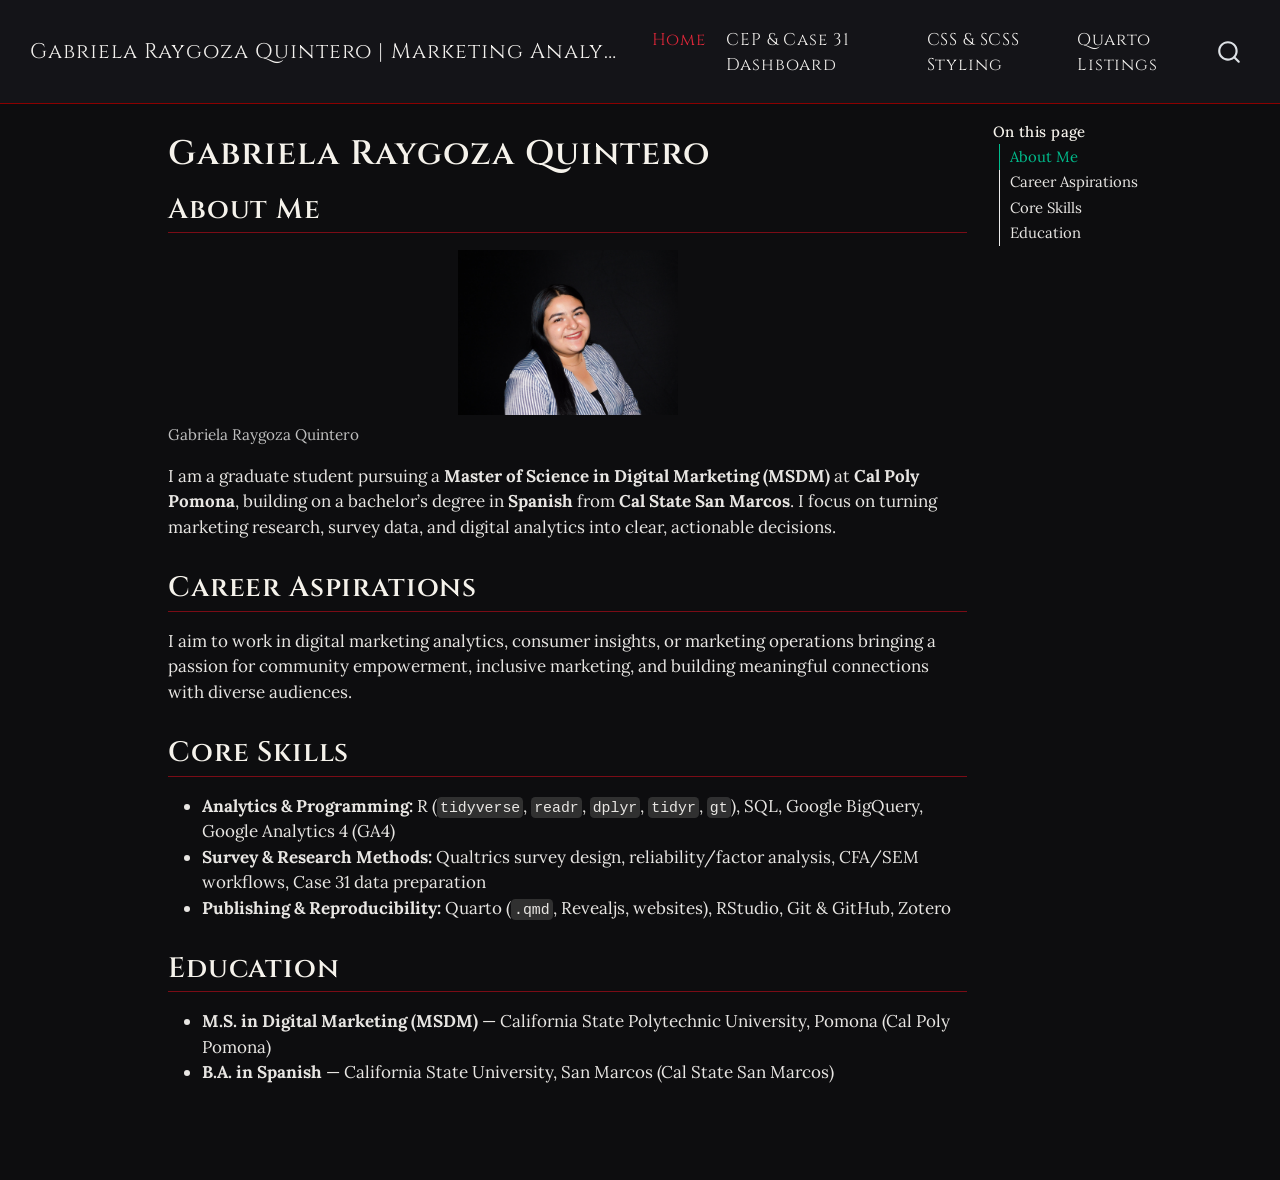
<file: docs/index.html>
<!DOCTYPE html>
<html xmlns="http://www.w3.org/1999/xhtml" lang="en" xml:lang="en"><head>

<meta charset="utf-8">
<meta name="generator" content="quarto-1.9.38">

<meta name="viewport" content="width=device-width, initial-scale=1.0, user-scalable=yes">


<title>Gabriela Raygoza Quintero – Gabriela Raygoza Quintero | Marketing Analytics Portfolio</title>
<style>
/* Default styles provided by pandoc.
** See https://pandoc.org/MANUAL.html#variables-for-html for config info.
*/
code{white-space: pre-wrap;}
span.smallcaps{font-variant: small-caps;}
div.columns{display: flex; gap: min(4vw, 1.5em);}
div.column{flex: auto; overflow-x: auto;}
div.hanging-indent{margin-left: 1.5em; text-indent: -1.5em;}
ul.task-list{list-style: none;}
ul.task-list li input[type="checkbox"] {
  width: 0.8em;
  margin: 0 0.8em 0.2em -1em; /* quarto-specific, see https://github.com/quarto-dev/quarto-cli/issues/4556 */ 
  vertical-align: middle;
}
</style>


<script src="site_libs/quarto-nav/quarto-nav.js"></script>
<script src="site_libs/quarto-nav/headroom.min.js"></script>
<script src="site_libs/clipboard/clipboard.min.js"></script>
<script src="site_libs/quarto-search/autocomplete.umd.js"></script>
<script src="site_libs/quarto-search/fuse.min.js"></script>
<script src="site_libs/quarto-search/quarto-search.js"></script>
<meta name="quarto:offset" content="./">
<script src="site_libs/quarto-html/quarto.js" type="module"></script>
<script src="site_libs/quarto-html/tabsets/tabsets.js" type="module"></script>
<script src="site_libs/quarto-html/popper.min.js"></script>
<script src="site_libs/quarto-html/tippy.umd.min.js"></script>
<script src="site_libs/quarto-html/anchor.min.js"></script>
<link href="site_libs/quarto-html/tippy.css" rel="stylesheet">
<link href="site_libs/quarto-html/quarto-syntax-highlighting-dark-0a6b7249c26820e032cb0bd839ff02b1.css" rel="stylesheet" id="quarto-text-highlighting-styles">
<script src="site_libs/bootstrap/bootstrap.min.js"></script>
<link href="site_libs/bootstrap/bootstrap-icons.css" rel="stylesheet">
<link href="site_libs/bootstrap/bootstrap-00feface57a40fb7a06c8694f9a70c45.min.css" rel="stylesheet" append-hash="true" id="quarto-bootstrap" data-mode="dark">
<script id="quarto-search-options" type="application/json">{
  "location": "navbar",
  "copy-button": false,
  "collapse-after": 3,
  "panel-placement": "end",
  "type": "overlay",
  "limit": 50,
  "keyboard-shortcut": [
    "f",
    "/",
    "s"
  ],
  "show-item-context": false,
  "language": {
    "search-no-results-text": "No results",
    "search-matching-documents-text": "matching documents",
    "search-copy-link-title": "Copy link to search",
    "search-hide-matches-text": "Hide additional matches",
    "search-more-match-text": "more match in this document",
    "search-more-matches-text": "more matches in this document",
    "search-clear-button-title": "Clear",
    "search-text-placeholder": "",
    "search-detached-cancel-button-title": "Cancel",
    "search-submit-button-title": "Submit",
    "search-label": "Search"
  }
}</script>


<link rel="stylesheet" href="styles.css">
</head>

<body class="nav-fixed quarto-light">

<div id="quarto-search-results"></div>
  <header id="quarto-header" class="headroom fixed-top">
    <nav class="navbar navbar-expand-lg " data-bs-theme="dark">
      <div class="navbar-container container-fluid">
      <div class="navbar-brand-container mx-auto">
    <a class="navbar-brand" href="./index.html">
    <span class="navbar-title">Gabriela Raygoza Quintero | Marketing Analytics Portfolio</span>
    </a>
  </div>
            <div id="quarto-search" class="" title="Search"></div>
          <button class="navbar-toggler" type="button" data-bs-toggle="collapse" data-bs-target="#navbarCollapse" aria-controls="navbarCollapse" role="menu" aria-expanded="false" aria-label="Toggle navigation" onclick="if (window.quartoToggleHeadroom) { window.quartoToggleHeadroom(); }">
  <span class="navbar-toggler-icon"></span>
</button>
          <div class="collapse navbar-collapse" id="navbarCollapse">
            <ul class="navbar-nav navbar-nav-scroll me-auto">
  <li class="nav-item">
    <a class="nav-link active" href="./index.html" aria-current="page"> 
<span class="menu-text">Home</span></a>
  </li>  
  <li class="nav-item">
    <a class="nav-link" href="./dashboard.html"> 
<span class="menu-text">CEP &amp; Case 31 Dashboard</span></a>
  </li>  
  <li class="nav-item">
    <a class="nav-link" href="./css-scss.html"> 
<span class="menu-text">CSS &amp; SCSS Styling</span></a>
  </li>  
  <li class="nav-item">
    <a class="nav-link" href="./listings.html"> 
<span class="menu-text">Quarto Listings</span></a>
  </li>  
</ul>
          </div> <!-- /navcollapse -->
            <div class="quarto-navbar-tools">
</div>
      </div> <!-- /container-fluid -->
    </nav>
</header>
<!-- content -->
<div id="quarto-content" class="quarto-container page-columns page-rows-contents page-layout-article page-navbar">
<!-- sidebar -->
<!-- margin-sidebar -->
    <div id="quarto-margin-sidebar" class="sidebar margin-sidebar">
        <nav id="TOC" role="doc-toc" class="toc-active">
    <h2 id="toc-title">On this page</h2>
   
  <ul>
  <li><a href="#about-me" id="toc-about-me" class="nav-link active" data-scroll-target="#about-me">About Me</a></li>
  <li><a href="#career-aspirations" id="toc-career-aspirations" class="nav-link" data-scroll-target="#career-aspirations">Career Aspirations</a></li>
  <li><a href="#core-skills" id="toc-core-skills" class="nav-link" data-scroll-target="#core-skills">Core Skills</a></li>
  <li><a href="#education" id="toc-education" class="nav-link" data-scroll-target="#education">Education</a></li>
  </ul>
</nav>
    </div>
<!-- main -->
<main class="content" id="quarto-document-content">

<header id="title-block-header" class="quarto-title-block default">
<div class="quarto-title">
<h1 class="title">Gabriela Raygoza Quintero</h1>
</div>



<div class="quarto-title-meta">

    
  
    
  </div>
  


</header>


<section id="about-me" class="level2">
<h2 class="anchored" data-anchor-id="about-me">About Me</h2>
<div class="quarto-figure quarto-figure-center" style="border-radius: 12px;">
<figure class="figure">
<p><img src="images/Headshot.JPG" class="img-fluid figure-img" width="220"></p>
<figcaption>Gabriela Raygoza Quintero</figcaption>
</figure>
</div>
<p>I am a graduate student pursuing a <strong>Master of Science in Digital Marketing (MSDM)</strong> at <strong>Cal Poly Pomona</strong>, building on a bachelor’s degree in <strong>Spanish</strong> from <strong>Cal State San Marcos</strong>. I focus on turning marketing research, survey data, and digital analytics into clear, actionable decisions.</p>
</section>
<section id="career-aspirations" class="level2">
<h2 class="anchored" data-anchor-id="career-aspirations">Career Aspirations</h2>
<p>I aim to work in digital marketing analytics, consumer insights, or marketing operations bringing a passion for community empowerment, inclusive marketing, and building meaningful connections with diverse audiences.</p>
</section>
<section id="core-skills" class="level2">
<h2 class="anchored" data-anchor-id="core-skills">Core Skills</h2>
<ul>
<li><strong>Analytics &amp; Programming:</strong> R (<code>tidyverse</code>, <code>readr</code>, <code>dplyr</code>, <code>tidyr</code>, <code>gt</code>), SQL, Google BigQuery, Google Analytics 4 (GA4)</li>
<li><strong>Survey &amp; Research Methods:</strong> Qualtrics survey design, reliability/factor analysis, CFA/SEM workflows, Case 31 data preparation</li>
<li><strong>Publishing &amp; Reproducibility:</strong> Quarto (<code>.qmd</code>, Revealjs, websites), RStudio, Git &amp; GitHub, Zotero</li>
</ul>
</section>
<section id="education" class="level2">
<h2 class="anchored" data-anchor-id="education">Education</h2>
<ul>
<li><strong>M.S. in Digital Marketing (MSDM)</strong> — California State Polytechnic University, Pomona (Cal Poly Pomona)</li>
<li><strong>B.A. in Spanish</strong> — California State University, San Marcos (Cal State San Marcos)</li>
</ul>


</section>

</main> <!-- /main -->
<script id="quarto-html-after-body" type="application/javascript">
  window.document.addEventListener("DOMContentLoaded", function (event) {
    const icon = "";
    const anchorJS = new window.AnchorJS();
    anchorJS.options = {
      placement: 'right',
      icon: icon
    };
    anchorJS.add('.anchored');
    const isCodeAnnotation = (el) => {
      for (const clz of el.classList) {
        if (clz.startsWith('code-annotation-')) {                     
          return true;
        }
      }
      return false;
    }
    const onCopySuccess = function(e) {
      // button target
      const button = e.trigger;
      // don't keep focus
      button.blur();
      // flash "checked"
      button.classList.add('code-copy-button-checked');
      var currentTitle = button.getAttribute("title");
      button.setAttribute("title", "Copied!");
      let tooltip;
      if (window.bootstrap) {
        button.setAttribute("data-bs-toggle", "tooltip");
        button.setAttribute("data-bs-placement", "left");
        button.setAttribute("data-bs-title", "Copied!");
        tooltip = new bootstrap.Tooltip(button, 
          { trigger: "manual", 
            customClass: "code-copy-button-tooltip",
            offset: [0, -8]});
        tooltip.show();    
      }
      setTimeout(function() {
        if (tooltip) {
          tooltip.hide();
          button.removeAttribute("data-bs-title");
          button.removeAttribute("data-bs-toggle");
          button.removeAttribute("data-bs-placement");
        }
        button.setAttribute("title", currentTitle);
        button.classList.remove('code-copy-button-checked');
      }, 1000);
      // clear code selection
      e.clearSelection();
    }
    const getTextToCopy = function(trigger) {
      const outerScaffold = trigger.parentElement.cloneNode(true);
      const codeEl = outerScaffold.querySelector('code');
      for (const childEl of codeEl.children) {
        if (isCodeAnnotation(childEl)) {
          childEl.remove();
        }
      }
      return codeEl.innerText;
    }
    const clipboard = new window.ClipboardJS('.code-copy-button:not([data-in-quarto-modal])', {
      text: getTextToCopy
    });
    clipboard.on('success', onCopySuccess);
    if (window.document.getElementById('quarto-embedded-source-code-modal')) {
      const clipboardModal = new window.ClipboardJS('.code-copy-button[data-in-quarto-modal]', {
        text: getTextToCopy,
        container: window.document.getElementById('quarto-embedded-source-code-modal')
      });
      clipboardModal.on('success', onCopySuccess);
    }
      var localhostRegex = new RegExp(/^(?:http|https):\/\/localhost\:?[0-9]*\//);
      var mailtoRegex = new RegExp(/^mailto:/);
        var filterRegex = new RegExp('/' + window.location.host + '/');
      var isInternal = (href) => {
          return filterRegex.test(href) || localhostRegex.test(href) || mailtoRegex.test(href);
      }
      // Inspect non-navigation links and adorn them if external
     var links = window.document.querySelectorAll('a[href]:not(.nav-link):not(.navbar-brand):not(.toc-action):not(.sidebar-link):not(.sidebar-item-toggle):not(.pagination-link):not(.no-external):not([aria-hidden]):not(.dropdown-item):not(.quarto-navigation-tool):not(.about-link)');
      for (var i=0; i<links.length; i++) {
        const link = links[i];
        if (!isInternal(link.href)) {
          // undo the damage that might have been done by quarto-nav.js in the case of
          // links that we want to consider external
          if (link.dataset.originalHref !== undefined) {
            link.href = link.dataset.originalHref;
          }
        }
      }
    function tippyHover(el, contentFn, onTriggerFn, onUntriggerFn) {
      const config = {
        allowHTML: true,
        maxWidth: 500,
        delay: 100,
        arrow: false,
        appendTo: function(el) {
            return el.parentElement;
        },
        interactive: true,
        interactiveBorder: 10,
        theme: 'quarto',
        placement: 'bottom-start',
      };
      if (contentFn) {
        config.content = contentFn;
      }
      if (onTriggerFn) {
        config.onTrigger = onTriggerFn;
      }
      if (onUntriggerFn) {
        config.onUntrigger = onUntriggerFn;
      }
      window.tippy(el, config); 
    }
    const noterefs = window.document.querySelectorAll('a[role="doc-noteref"]');
    for (var i=0; i<noterefs.length; i++) {
      const ref = noterefs[i];
      tippyHover(ref, function() {
        // use id or data attribute instead here
        let href = ref.getAttribute('data-footnote-href') || ref.getAttribute('href');
        try { href = new URL(href).hash; } catch {}
        const id = href.replace(/^#\/?/, "");
        const note = window.document.getElementById(id);
        if (note) {
          return note.innerHTML;
        } else {
          return "";
        }
      });
    }
    const xrefs = window.document.querySelectorAll('a.quarto-xref');
    const processXRef = (id, note) => {
      // Strip column container classes
      const stripColumnClz = (el) => {
        el.classList.remove("page-full", "page-columns");
        if (el.children) {
          for (const child of el.children) {
            stripColumnClz(child);
          }
        }
      }
      stripColumnClz(note)
      if (id === null || id.startsWith('sec-')) {
        // Special case sections, only their first couple elements
        const container = document.createElement("div");
        if (note.children && note.children.length > 2) {
          container.appendChild(note.children[0].cloneNode(true));
          for (let i = 1; i < note.children.length; i++) {
            const child = note.children[i];
            if (child.tagName === "P" && child.innerText === "") {
              continue;
            } else {
              container.appendChild(child.cloneNode(true));
              break;
            }
          }
          if (window.Quarto?.typesetMath) {
            window.Quarto.typesetMath(container);
          }
          return container.innerHTML
        } else {
          if (window.Quarto?.typesetMath) {
            window.Quarto.typesetMath(note);
          }
          return note.innerHTML;
        }
      } else {
        // Remove any anchor links if they are present
        const anchorLink = note.querySelector('a.anchorjs-link');
        if (anchorLink) {
          anchorLink.remove();
        }
        if (window.Quarto?.typesetMath) {
          window.Quarto.typesetMath(note);
        }
        if (note.classList.contains("callout")) {
          return note.outerHTML;
        } else {
          return note.innerHTML;
        }
      }
    }
    for (var i=0; i<xrefs.length; i++) {
      const xref = xrefs[i];
      tippyHover(xref, undefined, function(instance) {
        instance.disable();
        let url = xref.getAttribute('href');
        let hash = undefined; 
        if (url.startsWith('#')) {
          hash = url;
        } else {
          try { hash = new URL(url).hash; } catch {}
        }
        if (hash) {
          const id = hash.replace(/^#\/?/, "");
          const note = window.document.getElementById(id);
          if (note !== null) {
            try {
              const html = processXRef(id, note.cloneNode(true));
              instance.setContent(html);
            } finally {
              instance.enable();
              instance.show();
            }
          } else {
            // See if we can fetch this
            fetch(url.split('#')[0])
            .then(res => res.text())
            .then(html => {
              const parser = new DOMParser();
              const htmlDoc = parser.parseFromString(html, "text/html");
              const note = htmlDoc.getElementById(id);
              if (note !== null) {
                const html = processXRef(id, note);
                instance.setContent(html);
              } 
            }).finally(() => {
              instance.enable();
              instance.show();
            });
          }
        } else {
          // See if we can fetch a full url (with no hash to target)
          // This is a special case and we should probably do some content thinning / targeting
          fetch(url)
          .then(res => res.text())
          .then(html => {
            const parser = new DOMParser();
            const htmlDoc = parser.parseFromString(html, "text/html");
            const note = htmlDoc.querySelector('main.content');
            if (note !== null) {
              // This should only happen for chapter cross references
              // (since there is no id in the URL)
              // remove the first header
              if (note.children.length > 0 && note.children[0].tagName === "HEADER") {
                note.children[0].remove();
              }
              const html = processXRef(null, note);
              instance.setContent(html);
            } 
          }).finally(() => {
            instance.enable();
            instance.show();
          });
        }
      }, function(instance) {
      });
    }
        let selectedAnnoteEl;
        const selectorForAnnotation = ( cell, annotation) => {
          let cellAttr = 'data-code-cell="' + cell + '"';
          let lineAttr = 'data-code-annotation="' +  annotation + '"';
          const selector = 'span[' + cellAttr + '][' + lineAttr + ']';
          return selector;
        }
        const selectCodeLines = (annoteEl) => {
          const doc = window.document;
          const targetCell = annoteEl.getAttribute("data-target-cell");
          const targetAnnotation = annoteEl.getAttribute("data-target-annotation");
          const annoteSpan = window.document.querySelector(selectorForAnnotation(targetCell, targetAnnotation));
          const lines = annoteSpan.getAttribute("data-code-lines").split(",");
          const lineIds = lines.map((line) => {
            return targetCell + "-" + line;
          })
          let top = null;
          let height = null;
          let parent = null;
          if (lineIds.length > 0) {
              //compute the position of the single el (top and bottom and make a div)
              const el = window.document.getElementById(lineIds[0]);
              top = el.offsetTop;
              height = el.offsetHeight;
              parent = el.parentElement.parentElement;
            if (lineIds.length > 1) {
              const lastEl = window.document.getElementById(lineIds[lineIds.length - 1]);
              const bottom = lastEl.offsetTop + lastEl.offsetHeight;
              height = bottom - top;
            }
            if (top !== null && height !== null && parent !== null) {
              // cook up a div (if necessary) and position it 
              let div = window.document.getElementById("code-annotation-line-highlight");
              if (div === null) {
                div = window.document.createElement("div");
                div.setAttribute("id", "code-annotation-line-highlight");
                div.style.position = 'absolute';
                parent.appendChild(div);
              }
              div.style.top = top - 2 + "px";
              div.style.height = height + 4 + "px";
              div.style.left = 0;
              let gutterDiv = window.document.getElementById("code-annotation-line-highlight-gutter");
              if (gutterDiv === null) {
                gutterDiv = window.document.createElement("div");
                gutterDiv.setAttribute("id", "code-annotation-line-highlight-gutter");
                gutterDiv.style.position = 'absolute';
                const codeCell = window.document.getElementById(targetCell);
                const gutter = codeCell.querySelector('.code-annotation-gutter');
                gutter.appendChild(gutterDiv);
              }
              gutterDiv.style.top = top - 2 + "px";
              gutterDiv.style.height = height + 4 + "px";
            }
            selectedAnnoteEl = annoteEl;
          }
        };
        const unselectCodeLines = () => {
          const elementsIds = ["code-annotation-line-highlight", "code-annotation-line-highlight-gutter"];
          elementsIds.forEach((elId) => {
            const div = window.document.getElementById(elId);
            if (div) {
              div.remove();
            }
          });
          selectedAnnoteEl = undefined;
        };
          // Handle positioning of the toggle
      window.addEventListener(
        "resize",
        throttle(() => {
          elRect = undefined;
          if (selectedAnnoteEl) {
            selectCodeLines(selectedAnnoteEl);
          }
        }, 10)
      );
      function throttle(fn, ms) {
      let throttle = false;
      let timer;
        return (...args) => {
          if(!throttle) { // first call gets through
              fn.apply(this, args);
              throttle = true;
          } else { // all the others get throttled
              if(timer) clearTimeout(timer); // cancel #2
              timer = setTimeout(() => {
                fn.apply(this, args);
                timer = throttle = false;
              }, ms);
          }
        };
      }
        // Attach click handler to the DT
        const annoteDls = window.document.querySelectorAll('dt[data-target-cell]');
        for (const annoteDlNode of annoteDls) {
          annoteDlNode.addEventListener('click', (event) => {
            const clickedEl = event.target;
            if (clickedEl !== selectedAnnoteEl) {
              unselectCodeLines();
              const activeEl = window.document.querySelector('dt[data-target-cell].code-annotation-active');
              if (activeEl) {
                activeEl.classList.remove('code-annotation-active');
              }
              selectCodeLines(clickedEl);
              clickedEl.classList.add('code-annotation-active');
            } else {
              // Unselect the line
              unselectCodeLines();
              clickedEl.classList.remove('code-annotation-active');
            }
          });
        }
    const findCites = (el) => {
      const parentEl = el.parentElement;
      if (parentEl) {
        const cites = parentEl.dataset.cites;
        if (cites) {
          return {
            el,
            cites: cites.split(' ')
          };
        } else {
          return findCites(el.parentElement)
        }
      } else {
        return undefined;
      }
    };
    var bibliorefs = window.document.querySelectorAll('a[role="doc-biblioref"]');
    for (var i=0; i<bibliorefs.length; i++) {
      const ref = bibliorefs[i];
      const citeInfo = findCites(ref);
      if (citeInfo) {
        tippyHover(citeInfo.el, function() {
          var popup = window.document.createElement('div');
          citeInfo.cites.forEach(function(cite) {
            var citeDiv = window.document.createElement('div');
            citeDiv.classList.add('hanging-indent');
            citeDiv.classList.add('csl-entry');
            var biblioDiv = window.document.getElementById('ref-' + cite);
            if (biblioDiv) {
              citeDiv.innerHTML = biblioDiv.innerHTML;
            }
            popup.appendChild(citeDiv);
          });
          return popup.innerHTML;
        });
      }
    }
  });
  </script>
</div> <!-- /content -->




</body></html>
</file>
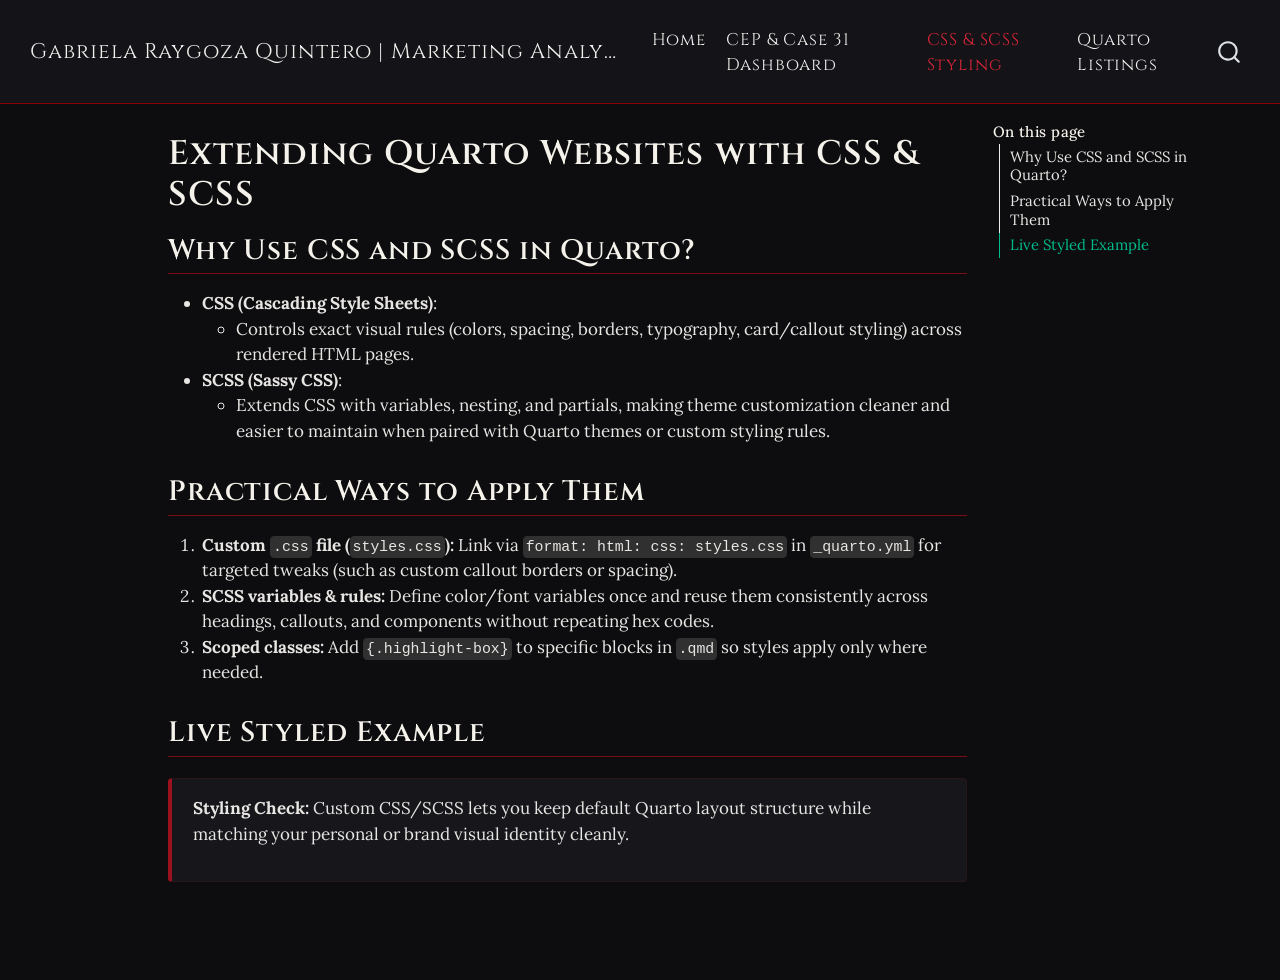
<file: docs/css-scss.html>
<!DOCTYPE html>
<html xmlns="http://www.w3.org/1999/xhtml" lang="en" xml:lang="en"><head>

<meta charset="utf-8">
<meta name="generator" content="quarto-1.9.38">

<meta name="viewport" content="width=device-width, initial-scale=1.0, user-scalable=yes">


<title>Extending Quarto Websites with CSS &amp; SCSS – Gabriela Raygoza Quintero | Marketing Analytics Portfolio</title>
<style>
/* Default styles provided by pandoc.
** See https://pandoc.org/MANUAL.html#variables-for-html for config info.
*/
code{white-space: pre-wrap;}
span.smallcaps{font-variant: small-caps;}
div.columns{display: flex; gap: min(4vw, 1.5em);}
div.column{flex: auto; overflow-x: auto;}
div.hanging-indent{margin-left: 1.5em; text-indent: -1.5em;}
ul.task-list{list-style: none;}
ul.task-list li input[type="checkbox"] {
  width: 0.8em;
  margin: 0 0.8em 0.2em -1em; /* quarto-specific, see https://github.com/quarto-dev/quarto-cli/issues/4556 */ 
  vertical-align: middle;
}
</style>


<script src="site_libs/quarto-nav/quarto-nav.js"></script>
<script src="site_libs/quarto-nav/headroom.min.js"></script>
<script src="site_libs/clipboard/clipboard.min.js"></script>
<script src="site_libs/quarto-search/autocomplete.umd.js"></script>
<script src="site_libs/quarto-search/fuse.min.js"></script>
<script src="site_libs/quarto-search/quarto-search.js"></script>
<meta name="quarto:offset" content="./">
<script src="site_libs/quarto-html/quarto.js" type="module"></script>
<script src="site_libs/quarto-html/tabsets/tabsets.js" type="module"></script>
<script src="site_libs/quarto-html/popper.min.js"></script>
<script src="site_libs/quarto-html/tippy.umd.min.js"></script>
<script src="site_libs/quarto-html/anchor.min.js"></script>
<link href="site_libs/quarto-html/tippy.css" rel="stylesheet">
<link href="site_libs/quarto-html/quarto-syntax-highlighting-dark-0a6b7249c26820e032cb0bd839ff02b1.css" rel="stylesheet" id="quarto-text-highlighting-styles">
<script src="site_libs/bootstrap/bootstrap.min.js"></script>
<link href="site_libs/bootstrap/bootstrap-icons.css" rel="stylesheet">
<link href="site_libs/bootstrap/bootstrap-00feface57a40fb7a06c8694f9a70c45.min.css" rel="stylesheet" append-hash="true" id="quarto-bootstrap" data-mode="dark">
<script id="quarto-search-options" type="application/json">{
  "location": "navbar",
  "copy-button": false,
  "collapse-after": 3,
  "panel-placement": "end",
  "type": "overlay",
  "limit": 50,
  "keyboard-shortcut": [
    "f",
    "/",
    "s"
  ],
  "show-item-context": false,
  "language": {
    "search-no-results-text": "No results",
    "search-matching-documents-text": "matching documents",
    "search-copy-link-title": "Copy link to search",
    "search-hide-matches-text": "Hide additional matches",
    "search-more-match-text": "more match in this document",
    "search-more-matches-text": "more matches in this document",
    "search-clear-button-title": "Clear",
    "search-text-placeholder": "",
    "search-detached-cancel-button-title": "Cancel",
    "search-submit-button-title": "Submit",
    "search-label": "Search"
  }
}</script>


<link rel="stylesheet" href="styles.css">
</head>

<body class="nav-fixed quarto-light">

<div id="quarto-search-results"></div>
  <header id="quarto-header" class="headroom fixed-top">
    <nav class="navbar navbar-expand-lg " data-bs-theme="dark">
      <div class="navbar-container container-fluid">
      <div class="navbar-brand-container mx-auto">
    <a class="navbar-brand" href="./index.html">
    <span class="navbar-title">Gabriela Raygoza Quintero | Marketing Analytics Portfolio</span>
    </a>
  </div>
            <div id="quarto-search" class="" title="Search"></div>
          <button class="navbar-toggler" type="button" data-bs-toggle="collapse" data-bs-target="#navbarCollapse" aria-controls="navbarCollapse" role="menu" aria-expanded="false" aria-label="Toggle navigation" onclick="if (window.quartoToggleHeadroom) { window.quartoToggleHeadroom(); }">
  <span class="navbar-toggler-icon"></span>
</button>
          <div class="collapse navbar-collapse" id="navbarCollapse">
            <ul class="navbar-nav navbar-nav-scroll me-auto">
  <li class="nav-item">
    <a class="nav-link" href="./index.html"> 
<span class="menu-text">Home</span></a>
  </li>  
  <li class="nav-item">
    <a class="nav-link" href="./dashboard.html"> 
<span class="menu-text">CEP &amp; Case 31 Dashboard</span></a>
  </li>  
  <li class="nav-item">
    <a class="nav-link active" href="./css-scss.html" aria-current="page"> 
<span class="menu-text">CSS &amp; SCSS Styling</span></a>
  </li>  
  <li class="nav-item">
    <a class="nav-link" href="./listings.html"> 
<span class="menu-text">Quarto Listings</span></a>
  </li>  
</ul>
          </div> <!-- /navcollapse -->
            <div class="quarto-navbar-tools">
</div>
      </div> <!-- /container-fluid -->
    </nav>
</header>
<!-- content -->
<div id="quarto-content" class="quarto-container page-columns page-rows-contents page-layout-article page-navbar">
<!-- sidebar -->
<!-- margin-sidebar -->
    <div id="quarto-margin-sidebar" class="sidebar margin-sidebar">
        <nav id="TOC" role="doc-toc" class="toc-active">
    <h2 id="toc-title">On this page</h2>
   
  <ul>
  <li><a href="#why-use-css-and-scss-in-quarto" id="toc-why-use-css-and-scss-in-quarto" class="nav-link active" data-scroll-target="#why-use-css-and-scss-in-quarto">Why Use CSS and SCSS in Quarto?</a></li>
  <li><a href="#practical-ways-to-apply-them" id="toc-practical-ways-to-apply-them" class="nav-link" data-scroll-target="#practical-ways-to-apply-them">Practical Ways to Apply Them</a></li>
  <li><a href="#live-styled-example" id="toc-live-styled-example" class="nav-link" data-scroll-target="#live-styled-example">Live Styled Example</a></li>
  </ul>
</nav>
    </div>
<!-- main -->
<main class="content" id="quarto-document-content">

<header id="title-block-header" class="quarto-title-block default">
<div class="quarto-title">
<h1 class="title">Extending Quarto Websites with CSS &amp; SCSS</h1>
</div>



<div class="quarto-title-meta">

    
  
    
  </div>
  


</header>


<section id="why-use-css-and-scss-in-quarto" class="level2">
<h2 class="anchored" data-anchor-id="why-use-css-and-scss-in-quarto">Why Use CSS and SCSS in Quarto?</h2>
<ul>
<li><strong>CSS (Cascading Style Sheets)</strong>:
<ul>
<li>Controls exact visual rules (colors, spacing, borders, typography, card/callout styling) across rendered HTML pages.</li>
</ul></li>
<li><strong>SCSS (Sassy CSS)</strong>:
<ul>
<li>Extends CSS with variables, nesting, and partials, making theme customization cleaner and easier to maintain when paired with Quarto themes or custom styling rules.</li>
</ul></li>
</ul>
</section>
<section id="practical-ways-to-apply-them" class="level2">
<h2 class="anchored" data-anchor-id="practical-ways-to-apply-them">Practical Ways to Apply Them</h2>
<ol type="1">
<li><strong>Custom <code>.css</code> file (<code>styles.css</code>):</strong> Link via <code>format: html: css: styles.css</code> in <code>_quarto.yml</code> for targeted tweaks (such as custom callout borders or spacing).</li>
<li><strong>SCSS variables &amp; rules:</strong> Define color/font variables once and reuse them consistently across headings, callouts, and components without repeating hex codes.</li>
<li><strong>Scoped classes:</strong> Add <code>{.highlight-box}</code> to specific blocks in <code>.qmd</code> so styles apply only where needed.</li>
</ol>
</section>
<section id="live-styled-example" class="level2">
<h2 class="anchored" data-anchor-id="live-styled-example">Live Styled Example</h2>
<div class="highlight-box">
<p><strong>Styling Check:</strong> Custom CSS/SCSS lets you keep default Quarto layout structure while matching your personal or brand visual identity cleanly.</p>
</div>


</section>

</main> <!-- /main -->
<script id="quarto-html-after-body" type="application/javascript">
  window.document.addEventListener("DOMContentLoaded", function (event) {
    const icon = "";
    const anchorJS = new window.AnchorJS();
    anchorJS.options = {
      placement: 'right',
      icon: icon
    };
    anchorJS.add('.anchored');
    const isCodeAnnotation = (el) => {
      for (const clz of el.classList) {
        if (clz.startsWith('code-annotation-')) {                     
          return true;
        }
      }
      return false;
    }
    const onCopySuccess = function(e) {
      // button target
      const button = e.trigger;
      // don't keep focus
      button.blur();
      // flash "checked"
      button.classList.add('code-copy-button-checked');
      var currentTitle = button.getAttribute("title");
      button.setAttribute("title", "Copied!");
      let tooltip;
      if (window.bootstrap) {
        button.setAttribute("data-bs-toggle", "tooltip");
        button.setAttribute("data-bs-placement", "left");
        button.setAttribute("data-bs-title", "Copied!");
        tooltip = new bootstrap.Tooltip(button, 
          { trigger: "manual", 
            customClass: "code-copy-button-tooltip",
            offset: [0, -8]});
        tooltip.show();    
      }
      setTimeout(function() {
        if (tooltip) {
          tooltip.hide();
          button.removeAttribute("data-bs-title");
          button.removeAttribute("data-bs-toggle");
          button.removeAttribute("data-bs-placement");
        }
        button.setAttribute("title", currentTitle);
        button.classList.remove('code-copy-button-checked');
      }, 1000);
      // clear code selection
      e.clearSelection();
    }
    const getTextToCopy = function(trigger) {
      const outerScaffold = trigger.parentElement.cloneNode(true);
      const codeEl = outerScaffold.querySelector('code');
      for (const childEl of codeEl.children) {
        if (isCodeAnnotation(childEl)) {
          childEl.remove();
        }
      }
      return codeEl.innerText;
    }
    const clipboard = new window.ClipboardJS('.code-copy-button:not([data-in-quarto-modal])', {
      text: getTextToCopy
    });
    clipboard.on('success', onCopySuccess);
    if (window.document.getElementById('quarto-embedded-source-code-modal')) {
      const clipboardModal = new window.ClipboardJS('.code-copy-button[data-in-quarto-modal]', {
        text: getTextToCopy,
        container: window.document.getElementById('quarto-embedded-source-code-modal')
      });
      clipboardModal.on('success', onCopySuccess);
    }
      var localhostRegex = new RegExp(/^(?:http|https):\/\/localhost\:?[0-9]*\//);
      var mailtoRegex = new RegExp(/^mailto:/);
        var filterRegex = new RegExp('/' + window.location.host + '/');
      var isInternal = (href) => {
          return filterRegex.test(href) || localhostRegex.test(href) || mailtoRegex.test(href);
      }
      // Inspect non-navigation links and adorn them if external
     var links = window.document.querySelectorAll('a[href]:not(.nav-link):not(.navbar-brand):not(.toc-action):not(.sidebar-link):not(.sidebar-item-toggle):not(.pagination-link):not(.no-external):not([aria-hidden]):not(.dropdown-item):not(.quarto-navigation-tool):not(.about-link)');
      for (var i=0; i<links.length; i++) {
        const link = links[i];
        if (!isInternal(link.href)) {
          // undo the damage that might have been done by quarto-nav.js in the case of
          // links that we want to consider external
          if (link.dataset.originalHref !== undefined) {
            link.href = link.dataset.originalHref;
          }
        }
      }
    function tippyHover(el, contentFn, onTriggerFn, onUntriggerFn) {
      const config = {
        allowHTML: true,
        maxWidth: 500,
        delay: 100,
        arrow: false,
        appendTo: function(el) {
            return el.parentElement;
        },
        interactive: true,
        interactiveBorder: 10,
        theme: 'quarto',
        placement: 'bottom-start',
      };
      if (contentFn) {
        config.content = contentFn;
      }
      if (onTriggerFn) {
        config.onTrigger = onTriggerFn;
      }
      if (onUntriggerFn) {
        config.onUntrigger = onUntriggerFn;
      }
      window.tippy(el, config); 
    }
    const noterefs = window.document.querySelectorAll('a[role="doc-noteref"]');
    for (var i=0; i<noterefs.length; i++) {
      const ref = noterefs[i];
      tippyHover(ref, function() {
        // use id or data attribute instead here
        let href = ref.getAttribute('data-footnote-href') || ref.getAttribute('href');
        try { href = new URL(href).hash; } catch {}
        const id = href.replace(/^#\/?/, "");
        const note = window.document.getElementById(id);
        if (note) {
          return note.innerHTML;
        } else {
          return "";
        }
      });
    }
    const xrefs = window.document.querySelectorAll('a.quarto-xref');
    const processXRef = (id, note) => {
      // Strip column container classes
      const stripColumnClz = (el) => {
        el.classList.remove("page-full", "page-columns");
        if (el.children) {
          for (const child of el.children) {
            stripColumnClz(child);
          }
        }
      }
      stripColumnClz(note)
      if (id === null || id.startsWith('sec-')) {
        // Special case sections, only their first couple elements
        const container = document.createElement("div");
        if (note.children && note.children.length > 2) {
          container.appendChild(note.children[0].cloneNode(true));
          for (let i = 1; i < note.children.length; i++) {
            const child = note.children[i];
            if (child.tagName === "P" && child.innerText === "") {
              continue;
            } else {
              container.appendChild(child.cloneNode(true));
              break;
            }
          }
          if (window.Quarto?.typesetMath) {
            window.Quarto.typesetMath(container);
          }
          return container.innerHTML
        } else {
          if (window.Quarto?.typesetMath) {
            window.Quarto.typesetMath(note);
          }
          return note.innerHTML;
        }
      } else {
        // Remove any anchor links if they are present
        const anchorLink = note.querySelector('a.anchorjs-link');
        if (anchorLink) {
          anchorLink.remove();
        }
        if (window.Quarto?.typesetMath) {
          window.Quarto.typesetMath(note);
        }
        if (note.classList.contains("callout")) {
          return note.outerHTML;
        } else {
          return note.innerHTML;
        }
      }
    }
    for (var i=0; i<xrefs.length; i++) {
      const xref = xrefs[i];
      tippyHover(xref, undefined, function(instance) {
        instance.disable();
        let url = xref.getAttribute('href');
        let hash = undefined; 
        if (url.startsWith('#')) {
          hash = url;
        } else {
          try { hash = new URL(url).hash; } catch {}
        }
        if (hash) {
          const id = hash.replace(/^#\/?/, "");
          const note = window.document.getElementById(id);
          if (note !== null) {
            try {
              const html = processXRef(id, note.cloneNode(true));
              instance.setContent(html);
            } finally {
              instance.enable();
              instance.show();
            }
          } else {
            // See if we can fetch this
            fetch(url.split('#')[0])
            .then(res => res.text())
            .then(html => {
              const parser = new DOMParser();
              const htmlDoc = parser.parseFromString(html, "text/html");
              const note = htmlDoc.getElementById(id);
              if (note !== null) {
                const html = processXRef(id, note);
                instance.setContent(html);
              } 
            }).finally(() => {
              instance.enable();
              instance.show();
            });
          }
        } else {
          // See if we can fetch a full url (with no hash to target)
          // This is a special case and we should probably do some content thinning / targeting
          fetch(url)
          .then(res => res.text())
          .then(html => {
            const parser = new DOMParser();
            const htmlDoc = parser.parseFromString(html, "text/html");
            const note = htmlDoc.querySelector('main.content');
            if (note !== null) {
              // This should only happen for chapter cross references
              // (since there is no id in the URL)
              // remove the first header
              if (note.children.length > 0 && note.children[0].tagName === "HEADER") {
                note.children[0].remove();
              }
              const html = processXRef(null, note);
              instance.setContent(html);
            } 
          }).finally(() => {
            instance.enable();
            instance.show();
          });
        }
      }, function(instance) {
      });
    }
        let selectedAnnoteEl;
        const selectorForAnnotation = ( cell, annotation) => {
          let cellAttr = 'data-code-cell="' + cell + '"';
          let lineAttr = 'data-code-annotation="' +  annotation + '"';
          const selector = 'span[' + cellAttr + '][' + lineAttr + ']';
          return selector;
        }
        const selectCodeLines = (annoteEl) => {
          const doc = window.document;
          const targetCell = annoteEl.getAttribute("data-target-cell");
          const targetAnnotation = annoteEl.getAttribute("data-target-annotation");
          const annoteSpan = window.document.querySelector(selectorForAnnotation(targetCell, targetAnnotation));
          const lines = annoteSpan.getAttribute("data-code-lines").split(",");
          const lineIds = lines.map((line) => {
            return targetCell + "-" + line;
          })
          let top = null;
          let height = null;
          let parent = null;
          if (lineIds.length > 0) {
              //compute the position of the single el (top and bottom and make a div)
              const el = window.document.getElementById(lineIds[0]);
              top = el.offsetTop;
              height = el.offsetHeight;
              parent = el.parentElement.parentElement;
            if (lineIds.length > 1) {
              const lastEl = window.document.getElementById(lineIds[lineIds.length - 1]);
              const bottom = lastEl.offsetTop + lastEl.offsetHeight;
              height = bottom - top;
            }
            if (top !== null && height !== null && parent !== null) {
              // cook up a div (if necessary) and position it 
              let div = window.document.getElementById("code-annotation-line-highlight");
              if (div === null) {
                div = window.document.createElement("div");
                div.setAttribute("id", "code-annotation-line-highlight");
                div.style.position = 'absolute';
                parent.appendChild(div);
              }
              div.style.top = top - 2 + "px";
              div.style.height = height + 4 + "px";
              div.style.left = 0;
              let gutterDiv = window.document.getElementById("code-annotation-line-highlight-gutter");
              if (gutterDiv === null) {
                gutterDiv = window.document.createElement("div");
                gutterDiv.setAttribute("id", "code-annotation-line-highlight-gutter");
                gutterDiv.style.position = 'absolute';
                const codeCell = window.document.getElementById(targetCell);
                const gutter = codeCell.querySelector('.code-annotation-gutter');
                gutter.appendChild(gutterDiv);
              }
              gutterDiv.style.top = top - 2 + "px";
              gutterDiv.style.height = height + 4 + "px";
            }
            selectedAnnoteEl = annoteEl;
          }
        };
        const unselectCodeLines = () => {
          const elementsIds = ["code-annotation-line-highlight", "code-annotation-line-highlight-gutter"];
          elementsIds.forEach((elId) => {
            const div = window.document.getElementById(elId);
            if (div) {
              div.remove();
            }
          });
          selectedAnnoteEl = undefined;
        };
          // Handle positioning of the toggle
      window.addEventListener(
        "resize",
        throttle(() => {
          elRect = undefined;
          if (selectedAnnoteEl) {
            selectCodeLines(selectedAnnoteEl);
          }
        }, 10)
      );
      function throttle(fn, ms) {
      let throttle = false;
      let timer;
        return (...args) => {
          if(!throttle) { // first call gets through
              fn.apply(this, args);
              throttle = true;
          } else { // all the others get throttled
              if(timer) clearTimeout(timer); // cancel #2
              timer = setTimeout(() => {
                fn.apply(this, args);
                timer = throttle = false;
              }, ms);
          }
        };
      }
        // Attach click handler to the DT
        const annoteDls = window.document.querySelectorAll('dt[data-target-cell]');
        for (const annoteDlNode of annoteDls) {
          annoteDlNode.addEventListener('click', (event) => {
            const clickedEl = event.target;
            if (clickedEl !== selectedAnnoteEl) {
              unselectCodeLines();
              const activeEl = window.document.querySelector('dt[data-target-cell].code-annotation-active');
              if (activeEl) {
                activeEl.classList.remove('code-annotation-active');
              }
              selectCodeLines(clickedEl);
              clickedEl.classList.add('code-annotation-active');
            } else {
              // Unselect the line
              unselectCodeLines();
              clickedEl.classList.remove('code-annotation-active');
            }
          });
        }
    const findCites = (el) => {
      const parentEl = el.parentElement;
      if (parentEl) {
        const cites = parentEl.dataset.cites;
        if (cites) {
          return {
            el,
            cites: cites.split(' ')
          };
        } else {
          return findCites(el.parentElement)
        }
      } else {
        return undefined;
      }
    };
    var bibliorefs = window.document.querySelectorAll('a[role="doc-biblioref"]');
    for (var i=0; i<bibliorefs.length; i++) {
      const ref = bibliorefs[i];
      const citeInfo = findCites(ref);
      if (citeInfo) {
        tippyHover(citeInfo.el, function() {
          var popup = window.document.createElement('div');
          citeInfo.cites.forEach(function(cite) {
            var citeDiv = window.document.createElement('div');
            citeDiv.classList.add('hanging-indent');
            citeDiv.classList.add('csl-entry');
            var biblioDiv = window.document.getElementById('ref-' + cite);
            if (biblioDiv) {
              citeDiv.innerHTML = biblioDiv.innerHTML;
            }
            popup.appendChild(citeDiv);
          });
          return popup.innerHTML;
        });
      }
    }
  });
  </script>
</div> <!-- /content -->




</body></html>
</file>
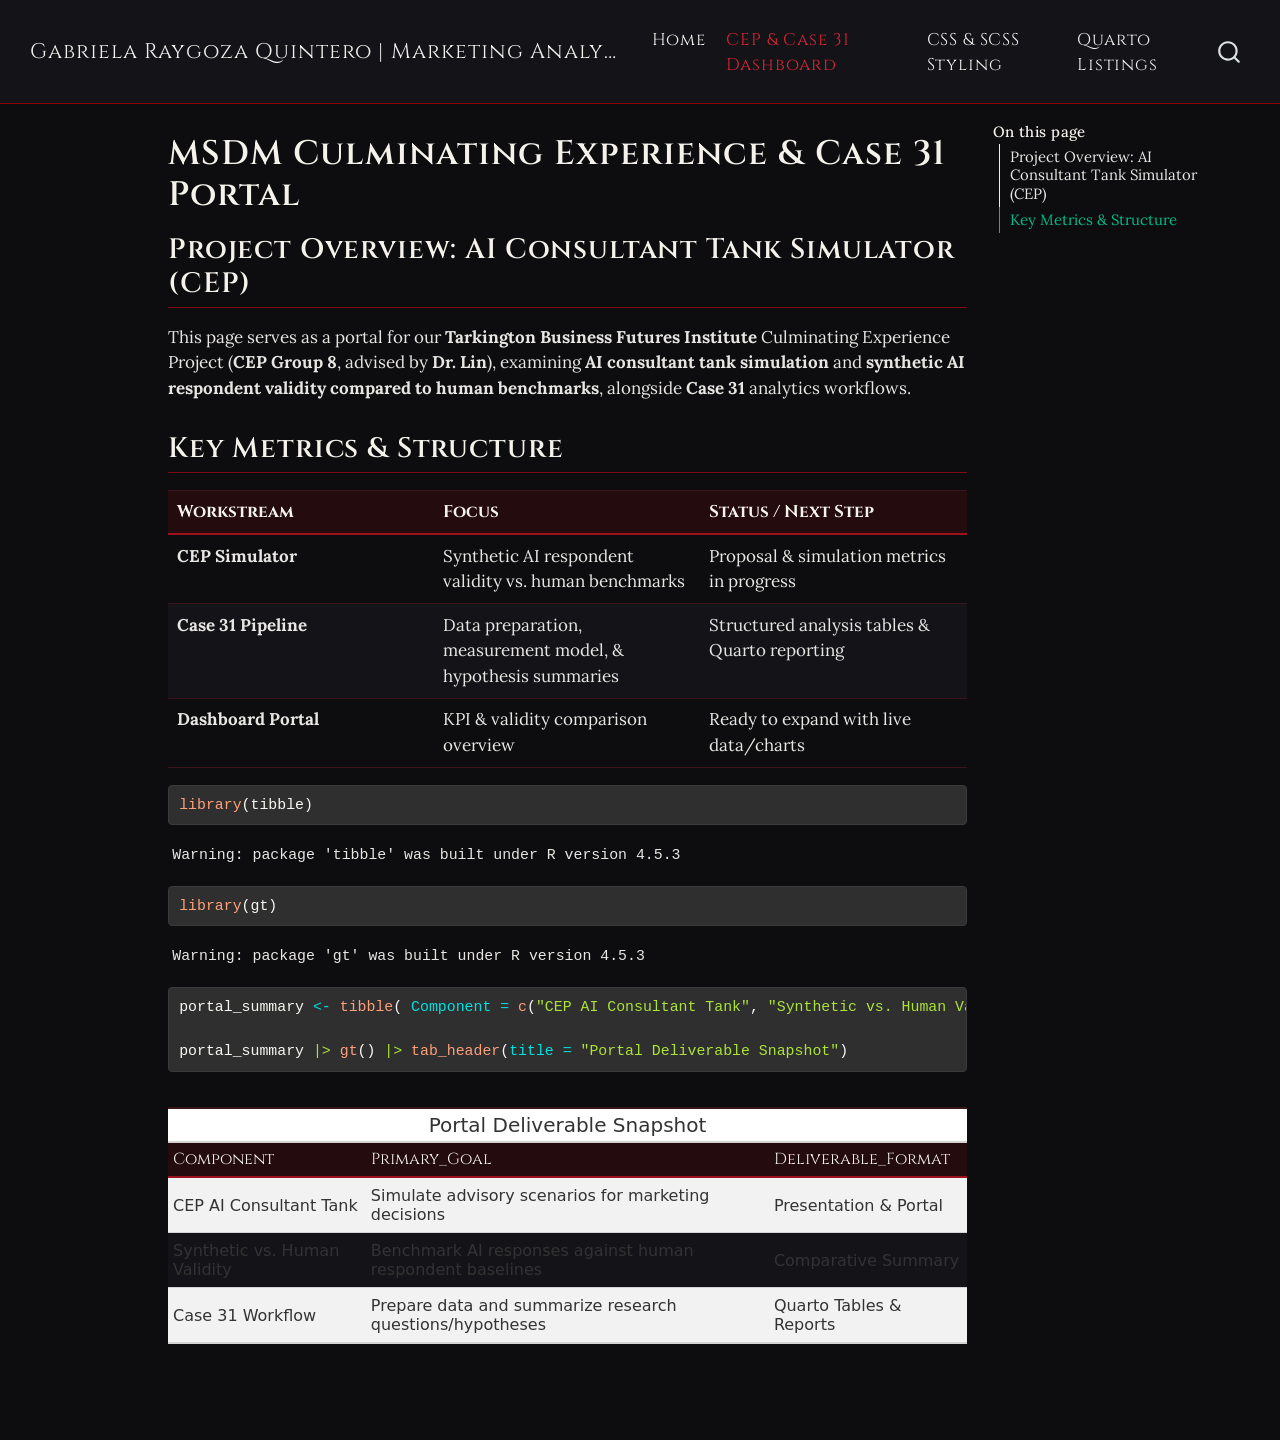
<file: docs/dashboard.html>
<!DOCTYPE html>
<html xmlns="http://www.w3.org/1999/xhtml" lang="en" xml:lang="en"><head>

<meta charset="utf-8">
<meta name="generator" content="quarto-1.9.38">

<meta name="viewport" content="width=device-width, initial-scale=1.0, user-scalable=yes">


<title>MSDM Culminating Experience &amp; Case 31 Portal – Gabriela Raygoza Quintero | Marketing Analytics Portfolio</title>
<style>
/* Default styles provided by pandoc.
** See https://pandoc.org/MANUAL.html#variables-for-html for config info.
*/
code{white-space: pre-wrap;}
span.smallcaps{font-variant: small-caps;}
div.columns{display: flex; gap: min(4vw, 1.5em);}
div.column{flex: auto; overflow-x: auto;}
div.hanging-indent{margin-left: 1.5em; text-indent: -1.5em;}
ul.task-list{list-style: none;}
ul.task-list li input[type="checkbox"] {
  width: 0.8em;
  margin: 0 0.8em 0.2em -1em; /* quarto-specific, see https://github.com/quarto-dev/quarto-cli/issues/4556 */ 
  vertical-align: middle;
}
/* CSS for syntax highlighting */
html { -webkit-text-size-adjust: 100%; }
pre > code.sourceCode { white-space: pre; position: relative; }
pre > code.sourceCode > span { display: inline-block; line-height: 1.25; }
pre > code.sourceCode > span:empty { height: 1.2em; }
.sourceCode { overflow: visible; }
code.sourceCode > span { color: inherit; text-decoration: inherit; }
div.sourceCode { margin: 1em 0; }
pre.sourceCode { margin: 0; }
@media screen {
div.sourceCode { overflow: auto; }
}
@media print {
pre > code.sourceCode { white-space: pre-wrap; }
pre > code.sourceCode > span { text-indent: -5em; padding-left: 5em; }
}
pre.numberSource code
  { counter-reset: source-line 0; }
pre.numberSource code > span
  { position: relative; left: -4em; counter-increment: source-line; }
pre.numberSource code > span > a:first-child::before
  { content: counter(source-line);
    position: relative; left: -1em; text-align: right; vertical-align: baseline;
    border: none; display: inline-block;
    -webkit-touch-callout: none; -webkit-user-select: none;
    -khtml-user-select: none; -moz-user-select: none;
    -ms-user-select: none; user-select: none;
    padding: 0 4px; width: 4em;
  }
pre.numberSource { margin-left: 3em;  padding-left: 4px; }
div.sourceCode
  {   }
@media screen {
pre > code.sourceCode > span > a:first-child::before { text-decoration: underline; }
}
</style>


<script src="site_libs/quarto-nav/quarto-nav.js"></script>
<script src="site_libs/quarto-nav/headroom.min.js"></script>
<script src="site_libs/clipboard/clipboard.min.js"></script>
<script src="site_libs/quarto-search/autocomplete.umd.js"></script>
<script src="site_libs/quarto-search/fuse.min.js"></script>
<script src="site_libs/quarto-search/quarto-search.js"></script>
<meta name="quarto:offset" content="./">
<script src="site_libs/quarto-html/quarto.js" type="module"></script>
<script src="site_libs/quarto-html/tabsets/tabsets.js" type="module"></script>
<script src="site_libs/quarto-html/popper.min.js"></script>
<script src="site_libs/quarto-html/tippy.umd.min.js"></script>
<script src="site_libs/quarto-html/anchor.min.js"></script>
<link href="site_libs/quarto-html/tippy.css" rel="stylesheet">
<link href="site_libs/quarto-html/quarto-syntax-highlighting-dark-0a6b7249c26820e032cb0bd839ff02b1.css" rel="stylesheet" id="quarto-text-highlighting-styles">
<script src="site_libs/bootstrap/bootstrap.min.js"></script>
<link href="site_libs/bootstrap/bootstrap-icons.css" rel="stylesheet">
<link href="site_libs/bootstrap/bootstrap-00feface57a40fb7a06c8694f9a70c45.min.css" rel="stylesheet" append-hash="true" id="quarto-bootstrap" data-mode="dark">
<script id="quarto-search-options" type="application/json">{
  "location": "navbar",
  "copy-button": false,
  "collapse-after": 3,
  "panel-placement": "end",
  "type": "overlay",
  "limit": 50,
  "keyboard-shortcut": [
    "f",
    "/",
    "s"
  ],
  "show-item-context": false,
  "language": {
    "search-no-results-text": "No results",
    "search-matching-documents-text": "matching documents",
    "search-copy-link-title": "Copy link to search",
    "search-hide-matches-text": "Hide additional matches",
    "search-more-match-text": "more match in this document",
    "search-more-matches-text": "more matches in this document",
    "search-clear-button-title": "Clear",
    "search-text-placeholder": "",
    "search-detached-cancel-button-title": "Cancel",
    "search-submit-button-title": "Submit",
    "search-label": "Search"
  }
}</script>


<link rel="stylesheet" href="styles.css">
</head>

<body class="nav-fixed quarto-light">

<div id="quarto-search-results"></div>
  <header id="quarto-header" class="headroom fixed-top">
    <nav class="navbar navbar-expand-lg " data-bs-theme="dark">
      <div class="navbar-container container-fluid">
      <div class="navbar-brand-container mx-auto">
    <a class="navbar-brand" href="./index.html">
    <span class="navbar-title">Gabriela Raygoza Quintero | Marketing Analytics Portfolio</span>
    </a>
  </div>
            <div id="quarto-search" class="" title="Search"></div>
          <button class="navbar-toggler" type="button" data-bs-toggle="collapse" data-bs-target="#navbarCollapse" aria-controls="navbarCollapse" role="menu" aria-expanded="false" aria-label="Toggle navigation" onclick="if (window.quartoToggleHeadroom) { window.quartoToggleHeadroom(); }">
  <span class="navbar-toggler-icon"></span>
</button>
          <div class="collapse navbar-collapse" id="navbarCollapse">
            <ul class="navbar-nav navbar-nav-scroll me-auto">
  <li class="nav-item">
    <a class="nav-link" href="./index.html"> 
<span class="menu-text">Home</span></a>
  </li>  
  <li class="nav-item">
    <a class="nav-link active" href="./dashboard.html" aria-current="page"> 
<span class="menu-text">CEP &amp; Case 31 Dashboard</span></a>
  </li>  
  <li class="nav-item">
    <a class="nav-link" href="./css-scss.html"> 
<span class="menu-text">CSS &amp; SCSS Styling</span></a>
  </li>  
  <li class="nav-item">
    <a class="nav-link" href="./listings.html"> 
<span class="menu-text">Quarto Listings</span></a>
  </li>  
</ul>
          </div> <!-- /navcollapse -->
            <div class="quarto-navbar-tools">
</div>
      </div> <!-- /container-fluid -->
    </nav>
</header>
<!-- content -->
<div id="quarto-content" class="quarto-container page-columns page-rows-contents page-layout-article page-navbar">
<!-- sidebar -->
<!-- margin-sidebar -->
    <div id="quarto-margin-sidebar" class="sidebar margin-sidebar">
        <nav id="TOC" role="doc-toc" class="toc-active">
    <h2 id="toc-title">On this page</h2>
   
  <ul>
  <li><a href="#project-overview-ai-consultant-tank-simulator-cep" id="toc-project-overview-ai-consultant-tank-simulator-cep" class="nav-link active" data-scroll-target="#project-overview-ai-consultant-tank-simulator-cep">Project Overview: AI Consultant Tank Simulator (CEP)</a></li>
  <li><a href="#key-metrics-structure" id="toc-key-metrics-structure" class="nav-link" data-scroll-target="#key-metrics-structure">Key Metrics &amp; Structure</a></li>
  </ul>
</nav>
    </div>
<!-- main -->
<main class="content" id="quarto-document-content">

<header id="title-block-header" class="quarto-title-block default">
<div class="quarto-title">
<h1 class="title">MSDM Culminating Experience &amp; Case 31 Portal</h1>
</div>



<div class="quarto-title-meta">

    
  
    
  </div>
  


</header>


<section id="project-overview-ai-consultant-tank-simulator-cep" class="level2">
<h2 class="anchored" data-anchor-id="project-overview-ai-consultant-tank-simulator-cep">Project Overview: AI Consultant Tank Simulator (CEP)</h2>
<p>This page serves as a portal for our <strong>Tarkington Business Futures Institute</strong> Culminating Experience Project (<strong>CEP Group 8</strong>, advised by <strong>Dr.&nbsp;Lin</strong>), examining <strong>AI consultant tank simulation</strong> and <strong>synthetic AI respondent validity compared to human benchmarks</strong>, alongside <strong>Case 31</strong> analytics workflows.</p>
</section>
<section id="key-metrics-structure" class="level2">
<h2 class="anchored" data-anchor-id="key-metrics-structure">Key Metrics &amp; Structure</h2>
<table class="caption-top table">
<colgroup>
<col style="width: 33%">
<col style="width: 33%">
<col style="width: 33%">
</colgroup>
<thead>
<tr class="header">
<th style="text-align: left;">Workstream</th>
<th style="text-align: left;">Focus</th>
<th style="text-align: left;">Status / Next Step</th>
</tr>
</thead>
<tbody>
<tr class="odd">
<td style="text-align: left;"><strong>CEP Simulator</strong></td>
<td style="text-align: left;">Synthetic AI respondent validity vs.&nbsp;human benchmarks</td>
<td style="text-align: left;">Proposal &amp; simulation metrics in progress</td>
</tr>
<tr class="even">
<td style="text-align: left;"><strong>Case 31 Pipeline</strong></td>
<td style="text-align: left;">Data preparation, measurement model, &amp; hypothesis summaries</td>
<td style="text-align: left;">Structured analysis tables &amp; Quarto reporting</td>
</tr>
<tr class="odd">
<td style="text-align: left;"><strong>Dashboard Portal</strong></td>
<td style="text-align: left;">KPI &amp; validity comparison overview</td>
<td style="text-align: left;">Ready to expand with live data/charts</td>
</tr>
</tbody>
</table>
<div class="cell">
<div class="code-copy-outer-scaffold"><div class="sourceCode cell-code" id="cb1"><pre class="sourceCode r code-with-copy"><code class="sourceCode r"><span id="cb1-1"><a href="#cb1-1" aria-hidden="true" tabindex="-1"></a><span class="fu">library</span>(tibble) </span></code></pre></div><button title="Copy to Clipboard" class="code-copy-button"><i class="bi"></i></button></div>
<div class="cell-output cell-output-stderr">
<pre><code>Warning: package 'tibble' was built under R version 4.5.3</code></pre>
</div>
<div class="code-copy-outer-scaffold"><div class="sourceCode cell-code" id="cb3"><pre class="sourceCode r code-with-copy"><code class="sourceCode r"><span id="cb3-1"><a href="#cb3-1" aria-hidden="true" tabindex="-1"></a><span class="fu">library</span>(gt)</span></code></pre></div><button title="Copy to Clipboard" class="code-copy-button"><i class="bi"></i></button></div>
<div class="cell-output cell-output-stderr">
<pre><code>Warning: package 'gt' was built under R version 4.5.3</code></pre>
</div>
<div class="code-copy-outer-scaffold"><div class="sourceCode cell-code" id="cb5"><pre class="sourceCode r code-with-copy"><code class="sourceCode r"><span id="cb5-1"><a href="#cb5-1" aria-hidden="true" tabindex="-1"></a>portal_summary <span class="ot">&lt;-</span> <span class="fu">tibble</span>( <span class="at">Component =</span> <span class="fu">c</span>(<span class="st">"CEP AI Consultant Tank"</span>, <span class="st">"Synthetic vs. Human Validity"</span>, <span class="st">"Case 31 Workflow"</span>), <span class="at">Primary_Goal =</span> <span class="fu">c</span>( <span class="st">"Simulate advisory scenarios for marketing decisions"</span>, <span class="st">"Benchmark AI responses against human respondent baselines"</span>, <span class="st">"Prepare data and summarize research questions/hypotheses"</span> ), <span class="at">Deliverable_Format =</span> <span class="fu">c</span>(<span class="st">"Presentation &amp; Portal"</span>, <span class="st">"Comparative Summary"</span>, <span class="st">"Quarto Tables &amp; Reports"</span>) )</span>
<span id="cb5-2"><a href="#cb5-2" aria-hidden="true" tabindex="-1"></a></span>
<span id="cb5-3"><a href="#cb5-3" aria-hidden="true" tabindex="-1"></a>portal_summary <span class="sc">|&gt;</span> <span class="fu">gt</span>() <span class="sc">|&gt;</span> <span class="fu">tab_header</span>(<span class="at">title =</span> <span class="st">"Portal Deliverable Snapshot"</span>) </span></code></pre></div><button title="Copy to Clipboard" class="code-copy-button"><i class="bi"></i></button></div>
<div class="cell-output-display">
<div id="gouwbubfqx" style="padding-left:0px;padding-right:0px;padding-top:10px;padding-bottom:10px;overflow-x:auto;overflow-y:auto;width:auto;height:auto;">
<style>#gouwbubfqx table {
  font-family: system-ui, 'Segoe UI', Roboto, Helvetica, Arial, sans-serif, 'Apple Color Emoji', 'Segoe UI Emoji', 'Segoe UI Symbol', 'Noto Color Emoji';
  -webkit-font-smoothing: antialiased;
  -moz-osx-font-smoothing: grayscale;
}

#gouwbubfqx thead, #gouwbubfqx tbody, #gouwbubfqx tfoot, #gouwbubfqx tr, #gouwbubfqx td, #gouwbubfqx th {
  border-style: none;
}

#gouwbubfqx p {
  margin: 0;
  padding: 0;
}

#gouwbubfqx .gt_table {
  display: table;
  border-collapse: collapse;
  line-height: normal;
  margin-left: auto;
  margin-right: auto;
  color: #333333;
  font-size: 16px;
  font-weight: normal;
  font-style: normal;
  background-color: #FFFFFF;
  width: auto;
  border-top-style: solid;
  border-top-width: 2px;
  border-top-color: #A8A8A8;
  border-right-style: none;
  border-right-width: 2px;
  border-right-color: #D3D3D3;
  border-bottom-style: solid;
  border-bottom-width: 2px;
  border-bottom-color: #A8A8A8;
  border-left-style: none;
  border-left-width: 2px;
  border-left-color: #D3D3D3;
}

#gouwbubfqx .gt_caption {
  padding-top: 4px;
  padding-bottom: 4px;
}

#gouwbubfqx .gt_title {
  color: #333333;
  font-size: 125%;
  font-weight: initial;
  padding-top: 4px;
  padding-bottom: 4px;
  padding-left: 5px;
  padding-right: 5px;
  border-bottom-color: #FFFFFF;
  border-bottom-width: 0;
}

#gouwbubfqx .gt_subtitle {
  color: #333333;
  font-size: 85%;
  font-weight: initial;
  padding-top: 3px;
  padding-bottom: 5px;
  padding-left: 5px;
  padding-right: 5px;
  border-top-color: #FFFFFF;
  border-top-width: 0;
}

#gouwbubfqx .gt_heading {
  background-color: #FFFFFF;
  text-align: center;
  border-bottom-color: #FFFFFF;
  border-left-style: none;
  border-left-width: 1px;
  border-left-color: #D3D3D3;
  border-right-style: none;
  border-right-width: 1px;
  border-right-color: #D3D3D3;
}

#gouwbubfqx .gt_bottom_border {
  border-bottom-style: solid;
  border-bottom-width: 2px;
  border-bottom-color: #D3D3D3;
}

#gouwbubfqx .gt_col_headings {
  border-top-style: solid;
  border-top-width: 2px;
  border-top-color: #D3D3D3;
  border-bottom-style: solid;
  border-bottom-width: 2px;
  border-bottom-color: #D3D3D3;
  border-left-style: none;
  border-left-width: 1px;
  border-left-color: #D3D3D3;
  border-right-style: none;
  border-right-width: 1px;
  border-right-color: #D3D3D3;
}

#gouwbubfqx .gt_col_heading {
  color: #333333;
  background-color: #FFFFFF;
  font-size: 100%;
  font-weight: normal;
  text-transform: inherit;
  border-left-style: none;
  border-left-width: 1px;
  border-left-color: #D3D3D3;
  border-right-style: none;
  border-right-width: 1px;
  border-right-color: #D3D3D3;
  vertical-align: bottom;
  padding-top: 5px;
  padding-bottom: 6px;
  padding-left: 5px;
  padding-right: 5px;
  overflow-x: hidden;
}

#gouwbubfqx .gt_column_spanner_outer {
  color: #333333;
  background-color: #FFFFFF;
  font-size: 100%;
  font-weight: normal;
  text-transform: inherit;
  padding-top: 0;
  padding-bottom: 0;
  padding-left: 4px;
  padding-right: 4px;
}

#gouwbubfqx .gt_column_spanner_outer:first-child {
  padding-left: 0;
}

#gouwbubfqx .gt_column_spanner_outer:last-child {
  padding-right: 0;
}

#gouwbubfqx .gt_column_spanner {
  border-bottom-style: solid;
  border-bottom-width: 2px;
  border-bottom-color: #D3D3D3;
  vertical-align: bottom;
  padding-top: 5px;
  padding-bottom: 5px;
  overflow-x: hidden;
  display: inline-block;
  width: 100%;
}

#gouwbubfqx .gt_spanner_row {
  border-bottom-style: hidden;
}

#gouwbubfqx .gt_group_heading {
  padding-top: 8px;
  padding-bottom: 8px;
  padding-left: 5px;
  padding-right: 5px;
  color: #333333;
  background-color: #FFFFFF;
  font-size: 100%;
  font-weight: initial;
  text-transform: inherit;
  border-top-style: solid;
  border-top-width: 2px;
  border-top-color: #D3D3D3;
  border-bottom-style: solid;
  border-bottom-width: 2px;
  border-bottom-color: #D3D3D3;
  border-left-style: none;
  border-left-width: 1px;
  border-left-color: #D3D3D3;
  border-right-style: none;
  border-right-width: 1px;
  border-right-color: #D3D3D3;
  vertical-align: middle;
  text-align: left;
}

#gouwbubfqx .gt_empty_group_heading {
  padding: 0.5px;
  color: #333333;
  background-color: #FFFFFF;
  font-size: 100%;
  font-weight: initial;
  border-top-style: solid;
  border-top-width: 2px;
  border-top-color: #D3D3D3;
  border-bottom-style: solid;
  border-bottom-width: 2px;
  border-bottom-color: #D3D3D3;
  vertical-align: middle;
}

#gouwbubfqx .gt_from_md > :first-child {
  margin-top: 0;
}

#gouwbubfqx .gt_from_md > :last-child {
  margin-bottom: 0;
}

#gouwbubfqx .gt_row {
  padding-top: 8px;
  padding-bottom: 8px;
  padding-left: 5px;
  padding-right: 5px;
  margin: 10px;
  border-top-style: solid;
  border-top-width: 1px;
  border-top-color: #D3D3D3;
  border-left-style: none;
  border-left-width: 1px;
  border-left-color: #D3D3D3;
  border-right-style: none;
  border-right-width: 1px;
  border-right-color: #D3D3D3;
  vertical-align: middle;
  overflow-x: hidden;
}

#gouwbubfqx .gt_stub {
  color: #333333;
  background-color: #FFFFFF;
  font-size: 100%;
  font-weight: initial;
  text-transform: inherit;
  border-right-style: solid;
  border-right-width: 2px;
  border-right-color: #D3D3D3;
  padding-left: 5px;
  padding-right: 5px;
}

#gouwbubfqx .gt_stub_row_group {
  color: #333333;
  background-color: #FFFFFF;
  font-size: 100%;
  font-weight: initial;
  text-transform: inherit;
  border-right-style: solid;
  border-right-width: 2px;
  border-right-color: #D3D3D3;
  padding-left: 5px;
  padding-right: 5px;
  vertical-align: top;
}

#gouwbubfqx .gt_row_group_first td {
  border-top-width: 2px;
}

#gouwbubfqx .gt_row_group_first th {
  border-top-width: 2px;
}

#gouwbubfqx .gt_summary_row {
  color: #333333;
  background-color: #FFFFFF;
  text-transform: inherit;
  padding-top: 8px;
  padding-bottom: 8px;
  padding-left: 5px;
  padding-right: 5px;
}

#gouwbubfqx .gt_first_summary_row {
  border-top-style: solid;
  border-top-color: #D3D3D3;
}

#gouwbubfqx .gt_first_summary_row.thick {
  border-top-width: 2px;
}

#gouwbubfqx .gt_last_summary_row {
  padding-top: 8px;
  padding-bottom: 8px;
  padding-left: 5px;
  padding-right: 5px;
  border-bottom-style: solid;
  border-bottom-width: 2px;
  border-bottom-color: #D3D3D3;
}

#gouwbubfqx .gt_grand_summary_row {
  color: #333333;
  background-color: #FFFFFF;
  text-transform: inherit;
  padding-top: 8px;
  padding-bottom: 8px;
  padding-left: 5px;
  padding-right: 5px;
}

#gouwbubfqx .gt_first_grand_summary_row {
  padding-top: 8px;
  padding-bottom: 8px;
  padding-left: 5px;
  padding-right: 5px;
  border-top-style: double;
  border-top-width: 6px;
  border-top-color: #D3D3D3;
}

#gouwbubfqx .gt_last_grand_summary_row_top {
  padding-top: 8px;
  padding-bottom: 8px;
  padding-left: 5px;
  padding-right: 5px;
  border-bottom-style: double;
  border-bottom-width: 6px;
  border-bottom-color: #D3D3D3;
}

#gouwbubfqx .gt_striped {
  background-color: rgba(128, 128, 128, 0.05);
}

#gouwbubfqx .gt_table_body {
  border-top-style: solid;
  border-top-width: 2px;
  border-top-color: #D3D3D3;
  border-bottom-style: solid;
  border-bottom-width: 2px;
  border-bottom-color: #D3D3D3;
}

#gouwbubfqx .gt_footnotes {
  color: #333333;
  background-color: #FFFFFF;
  border-bottom-style: none;
  border-bottom-width: 2px;
  border-bottom-color: #D3D3D3;
  border-left-style: none;
  border-left-width: 2px;
  border-left-color: #D3D3D3;
  border-right-style: none;
  border-right-width: 2px;
  border-right-color: #D3D3D3;
}

#gouwbubfqx .gt_footnote {
  margin: 0px;
  font-size: 90%;
  padding-top: 4px;
  padding-bottom: 4px;
  padding-left: 5px;
  padding-right: 5px;
}

#gouwbubfqx .gt_sourcenotes {
  color: #333333;
  background-color: #FFFFFF;
  border-bottom-style: none;
  border-bottom-width: 2px;
  border-bottom-color: #D3D3D3;
  border-left-style: none;
  border-left-width: 2px;
  border-left-color: #D3D3D3;
  border-right-style: none;
  border-right-width: 2px;
  border-right-color: #D3D3D3;
}

#gouwbubfqx .gt_sourcenote {
  font-size: 90%;
  padding-top: 4px;
  padding-bottom: 4px;
  padding-left: 5px;
  padding-right: 5px;
}

#gouwbubfqx .gt_left {
  text-align: left;
}

#gouwbubfqx .gt_center {
  text-align: center;
}

#gouwbubfqx .gt_right {
  text-align: right;
  font-variant-numeric: tabular-nums;
}

#gouwbubfqx .gt_font_normal {
  font-weight: normal;
}

#gouwbubfqx .gt_font_bold {
  font-weight: bold;
}

#gouwbubfqx .gt_font_italic {
  font-style: italic;
}

#gouwbubfqx .gt_super {
  font-size: 65%;
}

#gouwbubfqx .gt_footnote_marks {
  font-size: 75%;
  vertical-align: 0.4em;
  position: initial;
}

#gouwbubfqx .gt_asterisk {
  font-size: 100%;
  vertical-align: 0;
}

#gouwbubfqx .gt_indent_1 {
  text-indent: 5px;
}

#gouwbubfqx .gt_indent_2 {
  text-indent: 10px;
}

#gouwbubfqx .gt_indent_3 {
  text-indent: 15px;
}

#gouwbubfqx .gt_indent_4 {
  text-indent: 20px;
}

#gouwbubfqx .gt_indent_5 {
  text-indent: 25px;
}

#gouwbubfqx .katex-display {
  display: inline-flex !important;
  margin-bottom: 0.75em !important;
}

#gouwbubfqx div.Reactable > div.rt-table > div.rt-thead > div.rt-tr.rt-tr-group-header > div.rt-th-group:after {
  height: 0px !important;
}
</style>

<table class="gt_table caption-top table table-sm table-striped small" data-quarto-bootstrap="false">
<thead>
<tr class="gt_heading header">
<td colspan="3" class="gt_heading gt_title gt_font_normal gt_bottom_border">Portal Deliverable Snapshot</td>
</tr>
<tr class="gt_col_headings even">
<th id="Component" class="gt_col_heading gt_columns_bottom_border gt_left" data-quarto-table-cell-role="th" scope="col">Component</th>
<th id="Primary_Goal" class="gt_col_heading gt_columns_bottom_border gt_left" data-quarto-table-cell-role="th" scope="col">Primary_Goal</th>
<th id="Deliverable_Format" class="gt_col_heading gt_columns_bottom_border gt_left" data-quarto-table-cell-role="th" scope="col">Deliverable_Format</th>
</tr>
</thead>
<tbody class="gt_table_body">
<tr class="odd">
<td class="gt_row gt_left" headers="Component">CEP AI Consultant Tank</td>
<td class="gt_row gt_left" headers="Primary_Goal">Simulate advisory scenarios for marketing decisions</td>
<td class="gt_row gt_left" headers="Deliverable_Format">Presentation &amp; Portal</td>
</tr>
<tr class="even">
<td class="gt_row gt_left" headers="Component">Synthetic vs. Human Validity</td>
<td class="gt_row gt_left" headers="Primary_Goal">Benchmark AI responses against human respondent baselines</td>
<td class="gt_row gt_left" headers="Deliverable_Format">Comparative Summary</td>
</tr>
<tr class="odd">
<td class="gt_row gt_left" headers="Component">Case 31 Workflow</td>
<td class="gt_row gt_left" headers="Primary_Goal">Prepare data and summarize research questions/hypotheses</td>
<td class="gt_row gt_left" headers="Deliverable_Format">Quarto Tables &amp; Reports</td>
</tr>
</tbody>
</table>

</div>
</div>
</div>


</section>

</main> <!-- /main -->
<script id="quarto-html-after-body" type="application/javascript">
  window.document.addEventListener("DOMContentLoaded", function (event) {
    const icon = "";
    const anchorJS = new window.AnchorJS();
    anchorJS.options = {
      placement: 'right',
      icon: icon
    };
    anchorJS.add('.anchored');
    const isCodeAnnotation = (el) => {
      for (const clz of el.classList) {
        if (clz.startsWith('code-annotation-')) {                     
          return true;
        }
      }
      return false;
    }
    const onCopySuccess = function(e) {
      // button target
      const button = e.trigger;
      // don't keep focus
      button.blur();
      // flash "checked"
      button.classList.add('code-copy-button-checked');
      var currentTitle = button.getAttribute("title");
      button.setAttribute("title", "Copied!");
      let tooltip;
      if (window.bootstrap) {
        button.setAttribute("data-bs-toggle", "tooltip");
        button.setAttribute("data-bs-placement", "left");
        button.setAttribute("data-bs-title", "Copied!");
        tooltip = new bootstrap.Tooltip(button, 
          { trigger: "manual", 
            customClass: "code-copy-button-tooltip",
            offset: [0, -8]});
        tooltip.show();    
      }
      setTimeout(function() {
        if (tooltip) {
          tooltip.hide();
          button.removeAttribute("data-bs-title");
          button.removeAttribute("data-bs-toggle");
          button.removeAttribute("data-bs-placement");
        }
        button.setAttribute("title", currentTitle);
        button.classList.remove('code-copy-button-checked');
      }, 1000);
      // clear code selection
      e.clearSelection();
    }
    const getTextToCopy = function(trigger) {
      const outerScaffold = trigger.parentElement.cloneNode(true);
      const codeEl = outerScaffold.querySelector('code');
      for (const childEl of codeEl.children) {
        if (isCodeAnnotation(childEl)) {
          childEl.remove();
        }
      }
      return codeEl.innerText;
    }
    const clipboard = new window.ClipboardJS('.code-copy-button:not([data-in-quarto-modal])', {
      text: getTextToCopy
    });
    clipboard.on('success', onCopySuccess);
    if (window.document.getElementById('quarto-embedded-source-code-modal')) {
      const clipboardModal = new window.ClipboardJS('.code-copy-button[data-in-quarto-modal]', {
        text: getTextToCopy,
        container: window.document.getElementById('quarto-embedded-source-code-modal')
      });
      clipboardModal.on('success', onCopySuccess);
    }
      var localhostRegex = new RegExp(/^(?:http|https):\/\/localhost\:?[0-9]*\//);
      var mailtoRegex = new RegExp(/^mailto:/);
        var filterRegex = new RegExp('/' + window.location.host + '/');
      var isInternal = (href) => {
          return filterRegex.test(href) || localhostRegex.test(href) || mailtoRegex.test(href);
      }
      // Inspect non-navigation links and adorn them if external
     var links = window.document.querySelectorAll('a[href]:not(.nav-link):not(.navbar-brand):not(.toc-action):not(.sidebar-link):not(.sidebar-item-toggle):not(.pagination-link):not(.no-external):not([aria-hidden]):not(.dropdown-item):not(.quarto-navigation-tool):not(.about-link)');
      for (var i=0; i<links.length; i++) {
        const link = links[i];
        if (!isInternal(link.href)) {
          // undo the damage that might have been done by quarto-nav.js in the case of
          // links that we want to consider external
          if (link.dataset.originalHref !== undefined) {
            link.href = link.dataset.originalHref;
          }
        }
      }
    function tippyHover(el, contentFn, onTriggerFn, onUntriggerFn) {
      const config = {
        allowHTML: true,
        maxWidth: 500,
        delay: 100,
        arrow: false,
        appendTo: function(el) {
            return el.parentElement;
        },
        interactive: true,
        interactiveBorder: 10,
        theme: 'quarto',
        placement: 'bottom-start',
      };
      if (contentFn) {
        config.content = contentFn;
      }
      if (onTriggerFn) {
        config.onTrigger = onTriggerFn;
      }
      if (onUntriggerFn) {
        config.onUntrigger = onUntriggerFn;
      }
      window.tippy(el, config); 
    }
    const noterefs = window.document.querySelectorAll('a[role="doc-noteref"]');
    for (var i=0; i<noterefs.length; i++) {
      const ref = noterefs[i];
      tippyHover(ref, function() {
        // use id or data attribute instead here
        let href = ref.getAttribute('data-footnote-href') || ref.getAttribute('href');
        try { href = new URL(href).hash; } catch {}
        const id = href.replace(/^#\/?/, "");
        const note = window.document.getElementById(id);
        if (note) {
          return note.innerHTML;
        } else {
          return "";
        }
      });
    }
    const xrefs = window.document.querySelectorAll('a.quarto-xref');
    const processXRef = (id, note) => {
      // Strip column container classes
      const stripColumnClz = (el) => {
        el.classList.remove("page-full", "page-columns");
        if (el.children) {
          for (const child of el.children) {
            stripColumnClz(child);
          }
        }
      }
      stripColumnClz(note)
      if (id === null || id.startsWith('sec-')) {
        // Special case sections, only their first couple elements
        const container = document.createElement("div");
        if (note.children && note.children.length > 2) {
          container.appendChild(note.children[0].cloneNode(true));
          for (let i = 1; i < note.children.length; i++) {
            const child = note.children[i];
            if (child.tagName === "P" && child.innerText === "") {
              continue;
            } else {
              container.appendChild(child.cloneNode(true));
              break;
            }
          }
          if (window.Quarto?.typesetMath) {
            window.Quarto.typesetMath(container);
          }
          return container.innerHTML
        } else {
          if (window.Quarto?.typesetMath) {
            window.Quarto.typesetMath(note);
          }
          return note.innerHTML;
        }
      } else {
        // Remove any anchor links if they are present
        const anchorLink = note.querySelector('a.anchorjs-link');
        if (anchorLink) {
          anchorLink.remove();
        }
        if (window.Quarto?.typesetMath) {
          window.Quarto.typesetMath(note);
        }
        if (note.classList.contains("callout")) {
          return note.outerHTML;
        } else {
          return note.innerHTML;
        }
      }
    }
    for (var i=0; i<xrefs.length; i++) {
      const xref = xrefs[i];
      tippyHover(xref, undefined, function(instance) {
        instance.disable();
        let url = xref.getAttribute('href');
        let hash = undefined; 
        if (url.startsWith('#')) {
          hash = url;
        } else {
          try { hash = new URL(url).hash; } catch {}
        }
        if (hash) {
          const id = hash.replace(/^#\/?/, "");
          const note = window.document.getElementById(id);
          if (note !== null) {
            try {
              const html = processXRef(id, note.cloneNode(true));
              instance.setContent(html);
            } finally {
              instance.enable();
              instance.show();
            }
          } else {
            // See if we can fetch this
            fetch(url.split('#')[0])
            .then(res => res.text())
            .then(html => {
              const parser = new DOMParser();
              const htmlDoc = parser.parseFromString(html, "text/html");
              const note = htmlDoc.getElementById(id);
              if (note !== null) {
                const html = processXRef(id, note);
                instance.setContent(html);
              } 
            }).finally(() => {
              instance.enable();
              instance.show();
            });
          }
        } else {
          // See if we can fetch a full url (with no hash to target)
          // This is a special case and we should probably do some content thinning / targeting
          fetch(url)
          .then(res => res.text())
          .then(html => {
            const parser = new DOMParser();
            const htmlDoc = parser.parseFromString(html, "text/html");
            const note = htmlDoc.querySelector('main.content');
            if (note !== null) {
              // This should only happen for chapter cross references
              // (since there is no id in the URL)
              // remove the first header
              if (note.children.length > 0 && note.children[0].tagName === "HEADER") {
                note.children[0].remove();
              }
              const html = processXRef(null, note);
              instance.setContent(html);
            } 
          }).finally(() => {
            instance.enable();
            instance.show();
          });
        }
      }, function(instance) {
      });
    }
        let selectedAnnoteEl;
        const selectorForAnnotation = ( cell, annotation) => {
          let cellAttr = 'data-code-cell="' + cell + '"';
          let lineAttr = 'data-code-annotation="' +  annotation + '"';
          const selector = 'span[' + cellAttr + '][' + lineAttr + ']';
          return selector;
        }
        const selectCodeLines = (annoteEl) => {
          const doc = window.document;
          const targetCell = annoteEl.getAttribute("data-target-cell");
          const targetAnnotation = annoteEl.getAttribute("data-target-annotation");
          const annoteSpan = window.document.querySelector(selectorForAnnotation(targetCell, targetAnnotation));
          const lines = annoteSpan.getAttribute("data-code-lines").split(",");
          const lineIds = lines.map((line) => {
            return targetCell + "-" + line;
          })
          let top = null;
          let height = null;
          let parent = null;
          if (lineIds.length > 0) {
              //compute the position of the single el (top and bottom and make a div)
              const el = window.document.getElementById(lineIds[0]);
              top = el.offsetTop;
              height = el.offsetHeight;
              parent = el.parentElement.parentElement;
            if (lineIds.length > 1) {
              const lastEl = window.document.getElementById(lineIds[lineIds.length - 1]);
              const bottom = lastEl.offsetTop + lastEl.offsetHeight;
              height = bottom - top;
            }
            if (top !== null && height !== null && parent !== null) {
              // cook up a div (if necessary) and position it 
              let div = window.document.getElementById("code-annotation-line-highlight");
              if (div === null) {
                div = window.document.createElement("div");
                div.setAttribute("id", "code-annotation-line-highlight");
                div.style.position = 'absolute';
                parent.appendChild(div);
              }
              div.style.top = top - 2 + "px";
              div.style.height = height + 4 + "px";
              div.style.left = 0;
              let gutterDiv = window.document.getElementById("code-annotation-line-highlight-gutter");
              if (gutterDiv === null) {
                gutterDiv = window.document.createElement("div");
                gutterDiv.setAttribute("id", "code-annotation-line-highlight-gutter");
                gutterDiv.style.position = 'absolute';
                const codeCell = window.document.getElementById(targetCell);
                const gutter = codeCell.querySelector('.code-annotation-gutter');
                gutter.appendChild(gutterDiv);
              }
              gutterDiv.style.top = top - 2 + "px";
              gutterDiv.style.height = height + 4 + "px";
            }
            selectedAnnoteEl = annoteEl;
          }
        };
        const unselectCodeLines = () => {
          const elementsIds = ["code-annotation-line-highlight", "code-annotation-line-highlight-gutter"];
          elementsIds.forEach((elId) => {
            const div = window.document.getElementById(elId);
            if (div) {
              div.remove();
            }
          });
          selectedAnnoteEl = undefined;
        };
          // Handle positioning of the toggle
      window.addEventListener(
        "resize",
        throttle(() => {
          elRect = undefined;
          if (selectedAnnoteEl) {
            selectCodeLines(selectedAnnoteEl);
          }
        }, 10)
      );
      function throttle(fn, ms) {
      let throttle = false;
      let timer;
        return (...args) => {
          if(!throttle) { // first call gets through
              fn.apply(this, args);
              throttle = true;
          } else { // all the others get throttled
              if(timer) clearTimeout(timer); // cancel #2
              timer = setTimeout(() => {
                fn.apply(this, args);
                timer = throttle = false;
              }, ms);
          }
        };
      }
        // Attach click handler to the DT
        const annoteDls = window.document.querySelectorAll('dt[data-target-cell]');
        for (const annoteDlNode of annoteDls) {
          annoteDlNode.addEventListener('click', (event) => {
            const clickedEl = event.target;
            if (clickedEl !== selectedAnnoteEl) {
              unselectCodeLines();
              const activeEl = window.document.querySelector('dt[data-target-cell].code-annotation-active');
              if (activeEl) {
                activeEl.classList.remove('code-annotation-active');
              }
              selectCodeLines(clickedEl);
              clickedEl.classList.add('code-annotation-active');
            } else {
              // Unselect the line
              unselectCodeLines();
              clickedEl.classList.remove('code-annotation-active');
            }
          });
        }
    const findCites = (el) => {
      const parentEl = el.parentElement;
      if (parentEl) {
        const cites = parentEl.dataset.cites;
        if (cites) {
          return {
            el,
            cites: cites.split(' ')
          };
        } else {
          return findCites(el.parentElement)
        }
      } else {
        return undefined;
      }
    };
    var bibliorefs = window.document.querySelectorAll('a[role="doc-biblioref"]');
    for (var i=0; i<bibliorefs.length; i++) {
      const ref = bibliorefs[i];
      const citeInfo = findCites(ref);
      if (citeInfo) {
        tippyHover(citeInfo.el, function() {
          var popup = window.document.createElement('div');
          citeInfo.cites.forEach(function(cite) {
            var citeDiv = window.document.createElement('div');
            citeDiv.classList.add('hanging-indent');
            citeDiv.classList.add('csl-entry');
            var biblioDiv = window.document.getElementById('ref-' + cite);
            if (biblioDiv) {
              citeDiv.innerHTML = biblioDiv.innerHTML;
            }
            popup.appendChild(citeDiv);
          });
          return popup.innerHTML;
        });
      }
    }
  });
  </script>
</div> <!-- /content -->




</body></html>
</file>
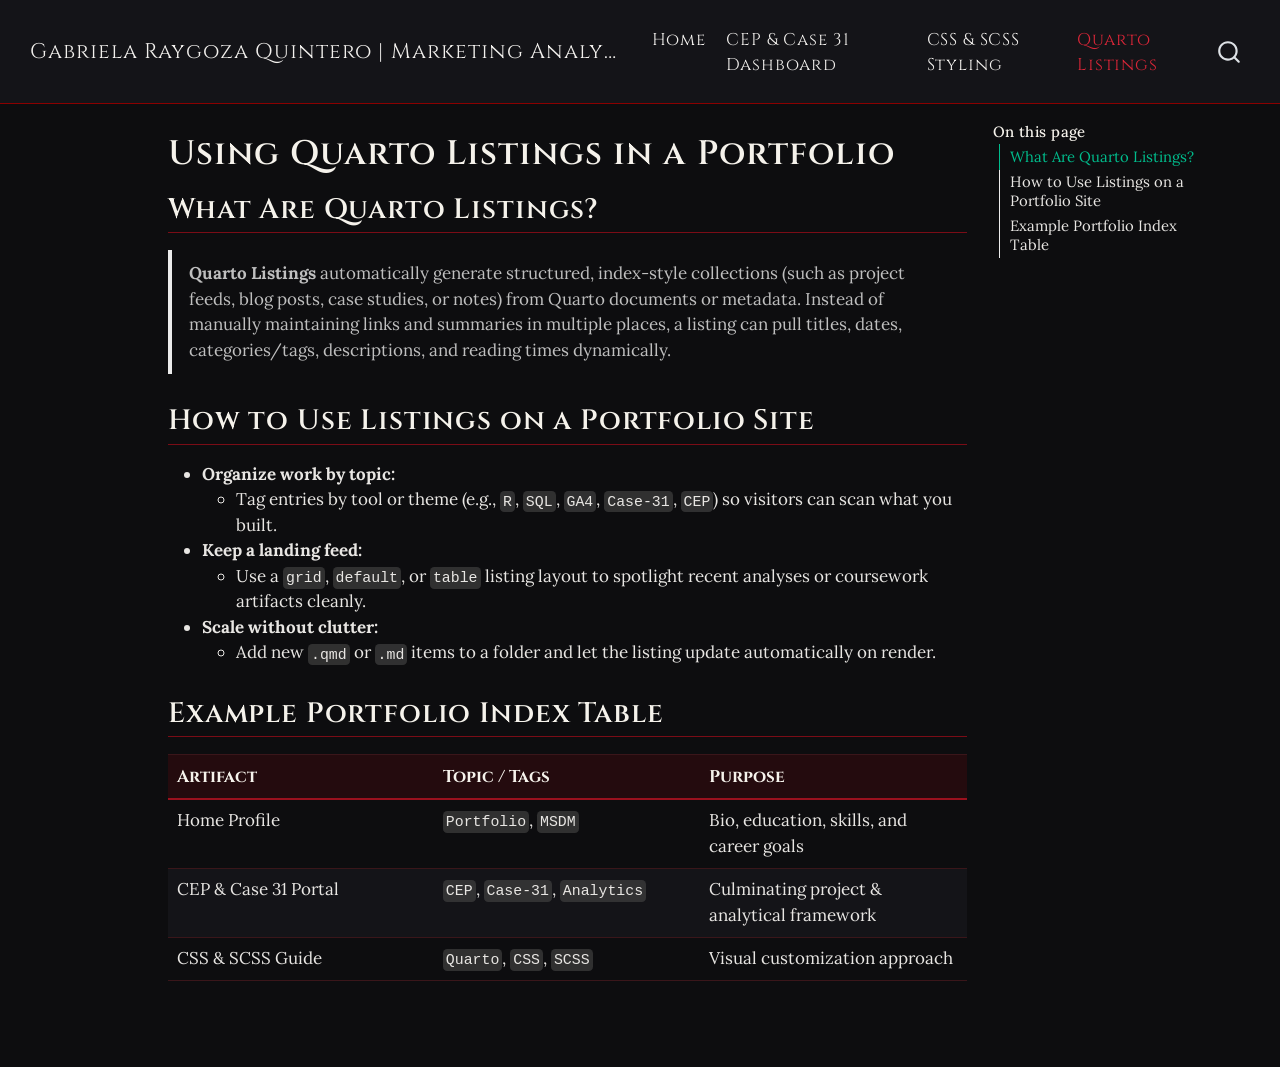
<file: docs/listings.html>
<!DOCTYPE html>
<html xmlns="http://www.w3.org/1999/xhtml" lang="en" xml:lang="en"><head>

<meta charset="utf-8">
<meta name="generator" content="quarto-1.9.38">

<meta name="viewport" content="width=device-width, initial-scale=1.0, user-scalable=yes">


<title>Using Quarto Listings in a Portfolio – Gabriela Raygoza Quintero | Marketing Analytics Portfolio</title>
<style>
/* Default styles provided by pandoc.
** See https://pandoc.org/MANUAL.html#variables-for-html for config info.
*/
code{white-space: pre-wrap;}
span.smallcaps{font-variant: small-caps;}
div.columns{display: flex; gap: min(4vw, 1.5em);}
div.column{flex: auto; overflow-x: auto;}
div.hanging-indent{margin-left: 1.5em; text-indent: -1.5em;}
ul.task-list{list-style: none;}
ul.task-list li input[type="checkbox"] {
  width: 0.8em;
  margin: 0 0.8em 0.2em -1em; /* quarto-specific, see https://github.com/quarto-dev/quarto-cli/issues/4556 */ 
  vertical-align: middle;
}
</style>


<script src="site_libs/quarto-nav/quarto-nav.js"></script>
<script src="site_libs/quarto-nav/headroom.min.js"></script>
<script src="site_libs/clipboard/clipboard.min.js"></script>
<script src="site_libs/quarto-search/autocomplete.umd.js"></script>
<script src="site_libs/quarto-search/fuse.min.js"></script>
<script src="site_libs/quarto-search/quarto-search.js"></script>
<meta name="quarto:offset" content="./">
<script src="site_libs/quarto-html/quarto.js" type="module"></script>
<script src="site_libs/quarto-html/tabsets/tabsets.js" type="module"></script>
<script src="site_libs/quarto-html/popper.min.js"></script>
<script src="site_libs/quarto-html/tippy.umd.min.js"></script>
<script src="site_libs/quarto-html/anchor.min.js"></script>
<link href="site_libs/quarto-html/tippy.css" rel="stylesheet">
<link href="site_libs/quarto-html/quarto-syntax-highlighting-dark-0a6b7249c26820e032cb0bd839ff02b1.css" rel="stylesheet" id="quarto-text-highlighting-styles">
<script src="site_libs/bootstrap/bootstrap.min.js"></script>
<link href="site_libs/bootstrap/bootstrap-icons.css" rel="stylesheet">
<link href="site_libs/bootstrap/bootstrap-00feface57a40fb7a06c8694f9a70c45.min.css" rel="stylesheet" append-hash="true" id="quarto-bootstrap" data-mode="dark">
<script id="quarto-search-options" type="application/json">{
  "location": "navbar",
  "copy-button": false,
  "collapse-after": 3,
  "panel-placement": "end",
  "type": "overlay",
  "limit": 50,
  "keyboard-shortcut": [
    "f",
    "/",
    "s"
  ],
  "show-item-context": false,
  "language": {
    "search-no-results-text": "No results",
    "search-matching-documents-text": "matching documents",
    "search-copy-link-title": "Copy link to search",
    "search-hide-matches-text": "Hide additional matches",
    "search-more-match-text": "more match in this document",
    "search-more-matches-text": "more matches in this document",
    "search-clear-button-title": "Clear",
    "search-text-placeholder": "",
    "search-detached-cancel-button-title": "Cancel",
    "search-submit-button-title": "Submit",
    "search-label": "Search"
  }
}</script>


<link rel="stylesheet" href="styles.css">
</head>

<body class="nav-fixed quarto-light">

<div id="quarto-search-results"></div>
  <header id="quarto-header" class="headroom fixed-top">
    <nav class="navbar navbar-expand-lg " data-bs-theme="dark">
      <div class="navbar-container container-fluid">
      <div class="navbar-brand-container mx-auto">
    <a class="navbar-brand" href="./index.html">
    <span class="navbar-title">Gabriela Raygoza Quintero | Marketing Analytics Portfolio</span>
    </a>
  </div>
            <div id="quarto-search" class="" title="Search"></div>
          <button class="navbar-toggler" type="button" data-bs-toggle="collapse" data-bs-target="#navbarCollapse" aria-controls="navbarCollapse" role="menu" aria-expanded="false" aria-label="Toggle navigation" onclick="if (window.quartoToggleHeadroom) { window.quartoToggleHeadroom(); }">
  <span class="navbar-toggler-icon"></span>
</button>
          <div class="collapse navbar-collapse" id="navbarCollapse">
            <ul class="navbar-nav navbar-nav-scroll me-auto">
  <li class="nav-item">
    <a class="nav-link" href="./index.html"> 
<span class="menu-text">Home</span></a>
  </li>  
  <li class="nav-item">
    <a class="nav-link" href="./dashboard.html"> 
<span class="menu-text">CEP &amp; Case 31 Dashboard</span></a>
  </li>  
  <li class="nav-item">
    <a class="nav-link" href="./css-scss.html"> 
<span class="menu-text">CSS &amp; SCSS Styling</span></a>
  </li>  
  <li class="nav-item">
    <a class="nav-link active" href="./listings.html" aria-current="page"> 
<span class="menu-text">Quarto Listings</span></a>
  </li>  
</ul>
          </div> <!-- /navcollapse -->
            <div class="quarto-navbar-tools">
</div>
      </div> <!-- /container-fluid -->
    </nav>
</header>
<!-- content -->
<div id="quarto-content" class="quarto-container page-columns page-rows-contents page-layout-article page-navbar">
<!-- sidebar -->
<!-- margin-sidebar -->
    <div id="quarto-margin-sidebar" class="sidebar margin-sidebar">
        <nav id="TOC" role="doc-toc" class="toc-active">
    <h2 id="toc-title">On this page</h2>
   
  <ul>
  <li><a href="#what-are-quarto-listings" id="toc-what-are-quarto-listings" class="nav-link active" data-scroll-target="#what-are-quarto-listings">What Are Quarto Listings?</a></li>
  <li><a href="#how-to-use-listings-on-a-portfolio-site" id="toc-how-to-use-listings-on-a-portfolio-site" class="nav-link" data-scroll-target="#how-to-use-listings-on-a-portfolio-site">How to Use Listings on a Portfolio Site</a></li>
  <li><a href="#example-portfolio-index-table" id="toc-example-portfolio-index-table" class="nav-link" data-scroll-target="#example-portfolio-index-table">Example Portfolio Index Table</a></li>
  </ul>
</nav>
    </div>
<!-- main -->
<main class="content" id="quarto-document-content">

<header id="title-block-header" class="quarto-title-block default">
<div class="quarto-title">
<h1 class="title">Using Quarto Listings in a Portfolio</h1>
</div>



<div class="quarto-title-meta">

    
  
    
  </div>
  


</header>


<section id="what-are-quarto-listings" class="level2">
<h2 class="anchored" data-anchor-id="what-are-quarto-listings">What Are Quarto Listings?</h2>
<blockquote class="blockquote">
<p><strong>Quarto Listings</strong> automatically generate structured, index-style collections (such as project feeds, blog posts, case studies, or notes) from Quarto documents or metadata. Instead of manually maintaining links and summaries in multiple places, a listing can pull titles, dates, categories/tags, descriptions, and reading times dynamically.</p>
</blockquote>
</section>
<section id="how-to-use-listings-on-a-portfolio-site" class="level2">
<h2 class="anchored" data-anchor-id="how-to-use-listings-on-a-portfolio-site">How to Use Listings on a Portfolio Site</h2>
<ul>
<li><strong>Organize work by topic:</strong>
<ul>
<li>Tag entries by tool or theme (e.g., <code>R</code>, <code>SQL</code>, <code>GA4</code>, <code>Case-31</code>, <code>CEP</code>) so visitors can scan what you built.</li>
</ul></li>
<li><strong>Keep a landing feed:</strong>
<ul>
<li>Use a <code>grid</code>, <code>default</code>, or <code>table</code> listing layout to spotlight recent analyses or coursework artifacts cleanly.</li>
</ul></li>
<li><strong>Scale without clutter:</strong>
<ul>
<li>Add new <code>.qmd</code> or <code>.md</code> items to a folder and let the listing update automatically on render.</li>
</ul></li>
</ul>
</section>
<section id="example-portfolio-index-table" class="level2">
<h2 class="anchored" data-anchor-id="example-portfolio-index-table">Example Portfolio Index Table</h2>
<table class="caption-top table">
<colgroup>
<col style="width: 33%">
<col style="width: 33%">
<col style="width: 33%">
</colgroup>
<thead>
<tr class="header">
<th style="text-align: left;">Artifact</th>
<th style="text-align: left;">Topic / Tags</th>
<th style="text-align: left;">Purpose</th>
</tr>
</thead>
<tbody>
<tr class="odd">
<td style="text-align: left;">Home Profile</td>
<td style="text-align: left;"><code>Portfolio</code>, <code>MSDM</code></td>
<td style="text-align: left;">Bio, education, skills, and career goals</td>
</tr>
<tr class="even">
<td style="text-align: left;">CEP &amp; Case 31 Portal</td>
<td style="text-align: left;"><code>CEP</code>, <code>Case-31</code>, <code>Analytics</code></td>
<td style="text-align: left;">Culminating project &amp; analytical framework</td>
</tr>
<tr class="odd">
<td style="text-align: left;">CSS &amp; SCSS Guide</td>
<td style="text-align: left;"><code>Quarto</code>, <code>CSS</code>, <code>SCSS</code></td>
<td style="text-align: left;">Visual customization approach</td>
</tr>
</tbody>
</table>


</section>

</main> <!-- /main -->
<script id="quarto-html-after-body" type="application/javascript">
  window.document.addEventListener("DOMContentLoaded", function (event) {
    const icon = "";
    const anchorJS = new window.AnchorJS();
    anchorJS.options = {
      placement: 'right',
      icon: icon
    };
    anchorJS.add('.anchored');
    const isCodeAnnotation = (el) => {
      for (const clz of el.classList) {
        if (clz.startsWith('code-annotation-')) {                     
          return true;
        }
      }
      return false;
    }
    const onCopySuccess = function(e) {
      // button target
      const button = e.trigger;
      // don't keep focus
      button.blur();
      // flash "checked"
      button.classList.add('code-copy-button-checked');
      var currentTitle = button.getAttribute("title");
      button.setAttribute("title", "Copied!");
      let tooltip;
      if (window.bootstrap) {
        button.setAttribute("data-bs-toggle", "tooltip");
        button.setAttribute("data-bs-placement", "left");
        button.setAttribute("data-bs-title", "Copied!");
        tooltip = new bootstrap.Tooltip(button, 
          { trigger: "manual", 
            customClass: "code-copy-button-tooltip",
            offset: [0, -8]});
        tooltip.show();    
      }
      setTimeout(function() {
        if (tooltip) {
          tooltip.hide();
          button.removeAttribute("data-bs-title");
          button.removeAttribute("data-bs-toggle");
          button.removeAttribute("data-bs-placement");
        }
        button.setAttribute("title", currentTitle);
        button.classList.remove('code-copy-button-checked');
      }, 1000);
      // clear code selection
      e.clearSelection();
    }
    const getTextToCopy = function(trigger) {
      const outerScaffold = trigger.parentElement.cloneNode(true);
      const codeEl = outerScaffold.querySelector('code');
      for (const childEl of codeEl.children) {
        if (isCodeAnnotation(childEl)) {
          childEl.remove();
        }
      }
      return codeEl.innerText;
    }
    const clipboard = new window.ClipboardJS('.code-copy-button:not([data-in-quarto-modal])', {
      text: getTextToCopy
    });
    clipboard.on('success', onCopySuccess);
    if (window.document.getElementById('quarto-embedded-source-code-modal')) {
      const clipboardModal = new window.ClipboardJS('.code-copy-button[data-in-quarto-modal]', {
        text: getTextToCopy,
        container: window.document.getElementById('quarto-embedded-source-code-modal')
      });
      clipboardModal.on('success', onCopySuccess);
    }
      var localhostRegex = new RegExp(/^(?:http|https):\/\/localhost\:?[0-9]*\//);
      var mailtoRegex = new RegExp(/^mailto:/);
        var filterRegex = new RegExp('/' + window.location.host + '/');
      var isInternal = (href) => {
          return filterRegex.test(href) || localhostRegex.test(href) || mailtoRegex.test(href);
      }
      // Inspect non-navigation links and adorn them if external
     var links = window.document.querySelectorAll('a[href]:not(.nav-link):not(.navbar-brand):not(.toc-action):not(.sidebar-link):not(.sidebar-item-toggle):not(.pagination-link):not(.no-external):not([aria-hidden]):not(.dropdown-item):not(.quarto-navigation-tool):not(.about-link)');
      for (var i=0; i<links.length; i++) {
        const link = links[i];
        if (!isInternal(link.href)) {
          // undo the damage that might have been done by quarto-nav.js in the case of
          // links that we want to consider external
          if (link.dataset.originalHref !== undefined) {
            link.href = link.dataset.originalHref;
          }
        }
      }
    function tippyHover(el, contentFn, onTriggerFn, onUntriggerFn) {
      const config = {
        allowHTML: true,
        maxWidth: 500,
        delay: 100,
        arrow: false,
        appendTo: function(el) {
            return el.parentElement;
        },
        interactive: true,
        interactiveBorder: 10,
        theme: 'quarto',
        placement: 'bottom-start',
      };
      if (contentFn) {
        config.content = contentFn;
      }
      if (onTriggerFn) {
        config.onTrigger = onTriggerFn;
      }
      if (onUntriggerFn) {
        config.onUntrigger = onUntriggerFn;
      }
      window.tippy(el, config); 
    }
    const noterefs = window.document.querySelectorAll('a[role="doc-noteref"]');
    for (var i=0; i<noterefs.length; i++) {
      const ref = noterefs[i];
      tippyHover(ref, function() {
        // use id or data attribute instead here
        let href = ref.getAttribute('data-footnote-href') || ref.getAttribute('href');
        try { href = new URL(href).hash; } catch {}
        const id = href.replace(/^#\/?/, "");
        const note = window.document.getElementById(id);
        if (note) {
          return note.innerHTML;
        } else {
          return "";
        }
      });
    }
    const xrefs = window.document.querySelectorAll('a.quarto-xref');
    const processXRef = (id, note) => {
      // Strip column container classes
      const stripColumnClz = (el) => {
        el.classList.remove("page-full", "page-columns");
        if (el.children) {
          for (const child of el.children) {
            stripColumnClz(child);
          }
        }
      }
      stripColumnClz(note)
      if (id === null || id.startsWith('sec-')) {
        // Special case sections, only their first couple elements
        const container = document.createElement("div");
        if (note.children && note.children.length > 2) {
          container.appendChild(note.children[0].cloneNode(true));
          for (let i = 1; i < note.children.length; i++) {
            const child = note.children[i];
            if (child.tagName === "P" && child.innerText === "") {
              continue;
            } else {
              container.appendChild(child.cloneNode(true));
              break;
            }
          }
          if (window.Quarto?.typesetMath) {
            window.Quarto.typesetMath(container);
          }
          return container.innerHTML
        } else {
          if (window.Quarto?.typesetMath) {
            window.Quarto.typesetMath(note);
          }
          return note.innerHTML;
        }
      } else {
        // Remove any anchor links if they are present
        const anchorLink = note.querySelector('a.anchorjs-link');
        if (anchorLink) {
          anchorLink.remove();
        }
        if (window.Quarto?.typesetMath) {
          window.Quarto.typesetMath(note);
        }
        if (note.classList.contains("callout")) {
          return note.outerHTML;
        } else {
          return note.innerHTML;
        }
      }
    }
    for (var i=0; i<xrefs.length; i++) {
      const xref = xrefs[i];
      tippyHover(xref, undefined, function(instance) {
        instance.disable();
        let url = xref.getAttribute('href');
        let hash = undefined; 
        if (url.startsWith('#')) {
          hash = url;
        } else {
          try { hash = new URL(url).hash; } catch {}
        }
        if (hash) {
          const id = hash.replace(/^#\/?/, "");
          const note = window.document.getElementById(id);
          if (note !== null) {
            try {
              const html = processXRef(id, note.cloneNode(true));
              instance.setContent(html);
            } finally {
              instance.enable();
              instance.show();
            }
          } else {
            // See if we can fetch this
            fetch(url.split('#')[0])
            .then(res => res.text())
            .then(html => {
              const parser = new DOMParser();
              const htmlDoc = parser.parseFromString(html, "text/html");
              const note = htmlDoc.getElementById(id);
              if (note !== null) {
                const html = processXRef(id, note);
                instance.setContent(html);
              } 
            }).finally(() => {
              instance.enable();
              instance.show();
            });
          }
        } else {
          // See if we can fetch a full url (with no hash to target)
          // This is a special case and we should probably do some content thinning / targeting
          fetch(url)
          .then(res => res.text())
          .then(html => {
            const parser = new DOMParser();
            const htmlDoc = parser.parseFromString(html, "text/html");
            const note = htmlDoc.querySelector('main.content');
            if (note !== null) {
              // This should only happen for chapter cross references
              // (since there is no id in the URL)
              // remove the first header
              if (note.children.length > 0 && note.children[0].tagName === "HEADER") {
                note.children[0].remove();
              }
              const html = processXRef(null, note);
              instance.setContent(html);
            } 
          }).finally(() => {
            instance.enable();
            instance.show();
          });
        }
      }, function(instance) {
      });
    }
        let selectedAnnoteEl;
        const selectorForAnnotation = ( cell, annotation) => {
          let cellAttr = 'data-code-cell="' + cell + '"';
          let lineAttr = 'data-code-annotation="' +  annotation + '"';
          const selector = 'span[' + cellAttr + '][' + lineAttr + ']';
          return selector;
        }
        const selectCodeLines = (annoteEl) => {
          const doc = window.document;
          const targetCell = annoteEl.getAttribute("data-target-cell");
          const targetAnnotation = annoteEl.getAttribute("data-target-annotation");
          const annoteSpan = window.document.querySelector(selectorForAnnotation(targetCell, targetAnnotation));
          const lines = annoteSpan.getAttribute("data-code-lines").split(",");
          const lineIds = lines.map((line) => {
            return targetCell + "-" + line;
          })
          let top = null;
          let height = null;
          let parent = null;
          if (lineIds.length > 0) {
              //compute the position of the single el (top and bottom and make a div)
              const el = window.document.getElementById(lineIds[0]);
              top = el.offsetTop;
              height = el.offsetHeight;
              parent = el.parentElement.parentElement;
            if (lineIds.length > 1) {
              const lastEl = window.document.getElementById(lineIds[lineIds.length - 1]);
              const bottom = lastEl.offsetTop + lastEl.offsetHeight;
              height = bottom - top;
            }
            if (top !== null && height !== null && parent !== null) {
              // cook up a div (if necessary) and position it 
              let div = window.document.getElementById("code-annotation-line-highlight");
              if (div === null) {
                div = window.document.createElement("div");
                div.setAttribute("id", "code-annotation-line-highlight");
                div.style.position = 'absolute';
                parent.appendChild(div);
              }
              div.style.top = top - 2 + "px";
              div.style.height = height + 4 + "px";
              div.style.left = 0;
              let gutterDiv = window.document.getElementById("code-annotation-line-highlight-gutter");
              if (gutterDiv === null) {
                gutterDiv = window.document.createElement("div");
                gutterDiv.setAttribute("id", "code-annotation-line-highlight-gutter");
                gutterDiv.style.position = 'absolute';
                const codeCell = window.document.getElementById(targetCell);
                const gutter = codeCell.querySelector('.code-annotation-gutter');
                gutter.appendChild(gutterDiv);
              }
              gutterDiv.style.top = top - 2 + "px";
              gutterDiv.style.height = height + 4 + "px";
            }
            selectedAnnoteEl = annoteEl;
          }
        };
        const unselectCodeLines = () => {
          const elementsIds = ["code-annotation-line-highlight", "code-annotation-line-highlight-gutter"];
          elementsIds.forEach((elId) => {
            const div = window.document.getElementById(elId);
            if (div) {
              div.remove();
            }
          });
          selectedAnnoteEl = undefined;
        };
          // Handle positioning of the toggle
      window.addEventListener(
        "resize",
        throttle(() => {
          elRect = undefined;
          if (selectedAnnoteEl) {
            selectCodeLines(selectedAnnoteEl);
          }
        }, 10)
      );
      function throttle(fn, ms) {
      let throttle = false;
      let timer;
        return (...args) => {
          if(!throttle) { // first call gets through
              fn.apply(this, args);
              throttle = true;
          } else { // all the others get throttled
              if(timer) clearTimeout(timer); // cancel #2
              timer = setTimeout(() => {
                fn.apply(this, args);
                timer = throttle = false;
              }, ms);
          }
        };
      }
        // Attach click handler to the DT
        const annoteDls = window.document.querySelectorAll('dt[data-target-cell]');
        for (const annoteDlNode of annoteDls) {
          annoteDlNode.addEventListener('click', (event) => {
            const clickedEl = event.target;
            if (clickedEl !== selectedAnnoteEl) {
              unselectCodeLines();
              const activeEl = window.document.querySelector('dt[data-target-cell].code-annotation-active');
              if (activeEl) {
                activeEl.classList.remove('code-annotation-active');
              }
              selectCodeLines(clickedEl);
              clickedEl.classList.add('code-annotation-active');
            } else {
              // Unselect the line
              unselectCodeLines();
              clickedEl.classList.remove('code-annotation-active');
            }
          });
        }
    const findCites = (el) => {
      const parentEl = el.parentElement;
      if (parentEl) {
        const cites = parentEl.dataset.cites;
        if (cites) {
          return {
            el,
            cites: cites.split(' ')
          };
        } else {
          return findCites(el.parentElement)
        }
      } else {
        return undefined;
      }
    };
    var bibliorefs = window.document.querySelectorAll('a[role="doc-biblioref"]');
    for (var i=0; i<bibliorefs.length; i++) {
      const ref = bibliorefs[i];
      const citeInfo = findCites(ref);
      if (citeInfo) {
        tippyHover(citeInfo.el, function() {
          var popup = window.document.createElement('div');
          citeInfo.cites.forEach(function(cite) {
            var citeDiv = window.document.createElement('div');
            citeDiv.classList.add('hanging-indent');
            citeDiv.classList.add('csl-entry');
            var biblioDiv = window.document.getElementById('ref-' + cite);
            if (biblioDiv) {
              citeDiv.innerHTML = biblioDiv.innerHTML;
            }
            popup.appendChild(citeDiv);
          });
          return popup.innerHTML;
        });
      }
    }
  });
  </script>
</div> <!-- /content -->




</body></html>
</file>
<file: docs/site_libs/quarto-html/tippy.css>
.tippy-box[data-animation=fade][data-state=hidden]{opacity:0}[data-tippy-root]{max-width:calc(100vw - 10px)}.tippy-box{position:relative;background-color:#333;color:#fff;border-radius:4px;font-size:14px;line-height:1.4;white-space:normal;outline:0;transition-property:transform,visibility,opacity}.tippy-box[data-placement^=top]>.tippy-arrow{bottom:0}.tippy-box[data-placement^=top]>.tippy-arrow:before{bottom:-7px;left:0;border-width:8px 8px 0;border-top-color:initial;transform-origin:center top}.tippy-box[data-placement^=bottom]>.tippy-arrow{top:0}.tippy-box[data-placement^=bottom]>.tippy-arrow:before{top:-7px;left:0;border-width:0 8px 8px;border-bottom-color:initial;transform-origin:center bottom}.tippy-box[data-placement^=left]>.tippy-arrow{right:0}.tippy-box[data-placement^=left]>.tippy-arrow:before{border-width:8px 0 8px 8px;border-left-color:initial;right:-7px;transform-origin:center left}.tippy-box[data-placement^=right]>.tippy-arrow{left:0}.tippy-box[data-placement^=right]>.tippy-arrow:before{left:-7px;border-width:8px 8px 8px 0;border-right-color:initial;transform-origin:center right}.tippy-box[data-inertia][data-state=visible]{transition-timing-function:cubic-bezier(.54,1.5,.38,1.11)}.tippy-arrow{width:16px;height:16px;color:#333}.tippy-arrow:before{content:"";position:absolute;border-color:transparent;border-style:solid}.tippy-content{position:relative;padding:5px 9px;z-index:1}
</file>
<file: docs/site_libs/quarto-html/quarto-syntax-highlighting-dark-0a6b7249c26820e032cb0bd839ff02b1.css>
/* quarto syntax highlight colors */
:root {
  --quarto-hl-al-color: #f07178;
  --quarto-hl-an-color: #d4d0ab;
  --quarto-hl-at-color: #00e0e0;
  --quarto-hl-bn-color: #d4d0ab;
  --quarto-hl-bu-color: #abe338;
  --quarto-hl-ch-color: #abe338;
  --quarto-hl-co-color: #f8f8f2;
  --quarto-hl-cv-color: #ffd700;
  --quarto-hl-cn-color: #ffd700;
  --quarto-hl-cf-color: #ffa07a;
  --quarto-hl-dt-color: #ffa07a;
  --quarto-hl-dv-color: #d4d0ab;
  --quarto-hl-do-color: #f8f8f2;
  --quarto-hl-er-color: #f07178;
  --quarto-hl-ex-color: #00e0e0;
  --quarto-hl-fl-color: #d4d0ab;
  --quarto-hl-fu-color: #ffa07a;
  --quarto-hl-im-color: #abe338;
  --quarto-hl-in-color: #d4d0ab;
  --quarto-hl-kw-color: #ffa07a;
  --quarto-hl-op-color: #ffa07a;
  --quarto-hl-ot-color: #00e0e0;
  --quarto-hl-pp-color: #dcc6e0;
  --quarto-hl-re-color: #00e0e0;
  --quarto-hl-sc-color: #abe338;
  --quarto-hl-ss-color: #abe338;
  --quarto-hl-st-color: #abe338;
  --quarto-hl-va-color: #00e0e0;
  --quarto-hl-vs-color: #abe338;
  --quarto-hl-wa-color: #dcc6e0;
}

/* other quarto variables */
:root {
  --quarto-font-monospace: SFMono-Regular, Menlo, Monaco, Consolas, "Liberation Mono", "Courier New", monospace;
}

/* syntax highlight based on Pandoc's rules */
pre > code.sourceCode > span {
  color: #f8f8f2;
}

code.sourceCode > span {
  color: #f8f8f2;
}

div.sourceCode,
div.sourceCode pre.sourceCode {
  color: #f8f8f2;
}

/* Normal */
code span {
  color: #f8f8f2;
}

/* Alert */
code span.al {
  color: #f07178;
}

/* Annotation */
code span.an {
  color: #d4d0ab;
}

/* Attribute */
code span.at {
  color: #00e0e0;
}

/* BaseN */
code span.bn {
  color: #d4d0ab;
}

/* BuiltIn */
code span.bu {
  color: #abe338;
}

/* ControlFlow */
code span.cf {
  font-weight: bold;
  color: #ffa07a;
}

/* Char */
code span.ch {
  color: #abe338;
}

/* Constant */
code span.cn {
  color: #ffd700;
}

/* Comment */
code span.co {
  font-style: italic;
  color: #f8f8f2;
}

/* CommentVar */
code span.cv {
  color: #ffd700;
}

/* Documentation */
code span.do {
  color: #f8f8f2;
}

/* DataType */
code span.dt {
  color: #ffa07a;
}

/* DecVal */
code span.dv {
  color: #d4d0ab;
}

/* Error */
code span.er {
  color: #f07178;
  text-decoration: underline;
}

/* Extension */
code span.ex {
  font-weight: bold;
  color: #00e0e0;
}

/* Float */
code span.fl {
  color: #d4d0ab;
}

/* Function */
code span.fu {
  color: #ffa07a;
}

/* Import */
code span.im {
  color: #abe338;
}

/* Information */
code span.in {
  color: #d4d0ab;
}

/* Keyword */
code span.kw {
  font-weight: bold;
  color: #ffa07a;
}

/* Operator */
code span.op {
  color: #ffa07a;
}

/* Other */
code span.ot {
  color: #00e0e0;
}

/* Preprocessor */
code span.pp {
  color: #dcc6e0;
}

/* RegionMarker */
code span.re {
  background-color: #f8f8f2;
  color: #00e0e0;
}

/* SpecialChar */
code span.sc {
  color: #abe338;
}

/* SpecialString */
code span.ss {
  color: #abe338;
}

/* String */
code span.st {
  color: #abe338;
}

/* Variable */
code span.va {
  color: #00e0e0;
}

/* VerbatimString */
code span.vs {
  color: #abe338;
}

/* Warning */
code span.wa {
  color: #dcc6e0;
}

.prevent-inlining {
  content: "</";
}

/*# sourceMappingURL=175367c052bafc98bd680af3479823f0.css.map */
</file>
<file: docs/styles.css>
/* Gothic Red & Black Palette */
@import url('https://fonts.googleapis.com/css2?family=Cinzel:wght@600;700&family=Lora:ital,wght@0,400;0,600;1,400&display=swap');

body {
  background-color: #0d0d0f;
  color: #e8e6e3;
  font-family: 'Lora', Georgia, serif;
}

/* Navbar */
.navbar {
  background-color: #141418 !important;
  border-bottom: 1px solid #8b0000;
}

.navbar-brand, .navbar-nav .nav-link {
  font-family: 'Cinzel', Georgia, serif;
  letter-spacing: 0.05em;
  color: #f2f0ed !important;
}

.navbar-nav .nav-link:hover,
.navbar-nav .nav-link.active {
  color: #d92638 !important;
}

/* Headings */
h1, h2, h3, h4 {
  font-family: 'Cinzel', Georgia, serif;
  color: #f5f2eb;
  letter-spacing: 0.03em;
}

h2 {
  border-bottom: 1px solid #7a0c16;
  padding-bottom: 0.35rem;
  margin-top: 1.75rem;
}

/* Links */
a {
  color: #d92638;
  text-decoration: none;
}

a:hover {
  color: #ff4d5e;
  text-decoration: underline;
}

/* Custom Highlight Box (used on css-scss.qmd) */
.highlight-box {
  background-color: #16161b;
  border-left: 4px solid #9b111e;
  border-top: 1px solid #2a1518;
  border-right: 1px solid #2a1518;
  border-bottom: 1px solid #2a1518;
  padding: 1rem 1.25rem;
  margin: 1.25rem 0;
  border-radius: 4px;
}

/* Markdown Tables */
table {
  border-color: #3a161a !important;
}

thead th {
  background-color: #240b0e !important;
  color: #f5f2eb !important;
  font-family: 'Cinzel', Georgia, serif;
  border-bottom: 2px solid #9b111e !important;
}

tbody tr:nth-child(even) {
  background-color: #141418;
}
</file>
